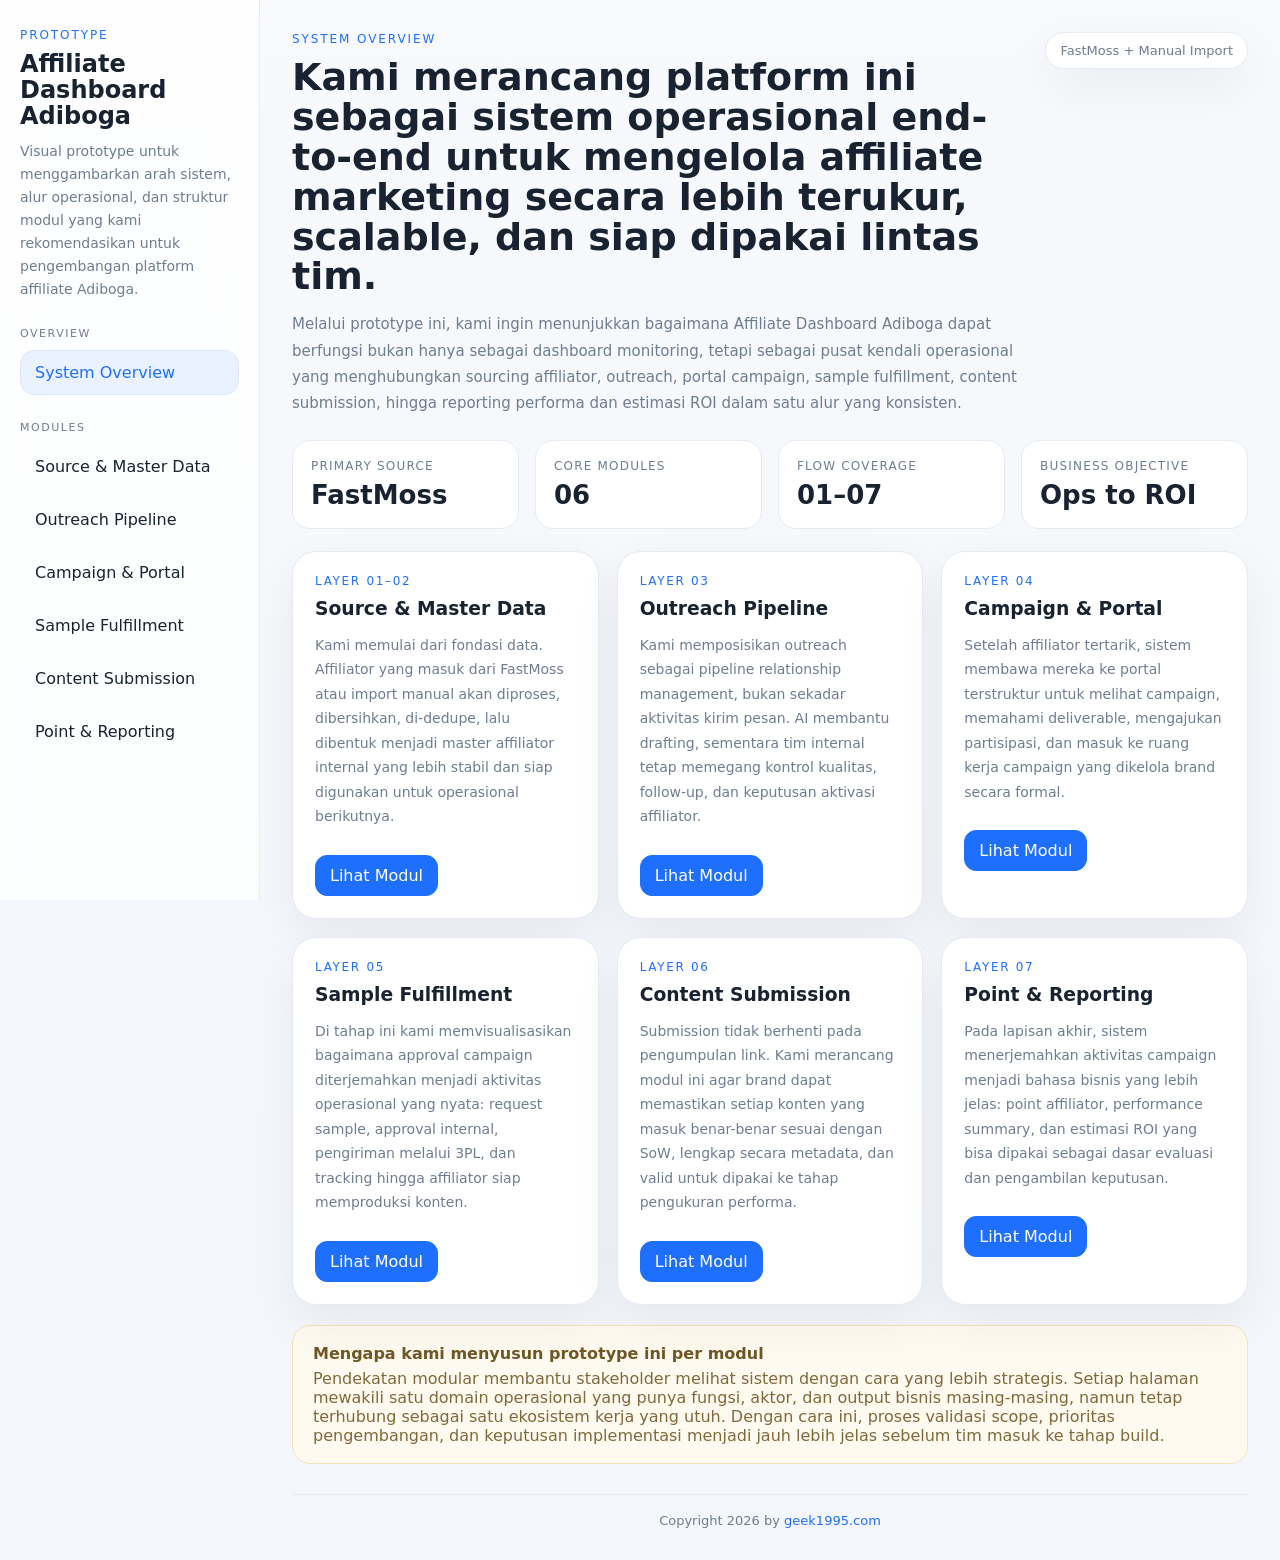
<file: index.html>
<!DOCTYPE html>
<html lang="en">
<head>
  <meta charset="UTF-8" />
  <meta name="viewport" content="width=device-width, initial-scale=1.0" />
  <title>Redirecting to Prototype...</title>
  <meta http-equiv="refresh" content="0; url=./Prototype/index.html" />
  <script>
    window.location.replace('./Prototype/index.html');
  </script>
  <style>
    body {
      margin: 0;
      font-family: Inter, Arial, sans-serif;
      display: grid;
      place-items: center;
      min-height: 100vh;
      background: #f6f8fb;
      color: #1f2937;
    }
    .box {
      text-align: center;
      padding: 24px 28px;
      border: 1px solid #dbe4f0;
      border-radius: 16px;
      background: white;
      box-shadow: 0 12px 30px rgba(15, 23, 42, 0.06);
    }
    a { color: #2563eb; text-decoration: none; }
  </style>
</head>
<body>
  <div class="box">
    <p>Redirecting to prototype...</p>
    <p><a href="./Prototype/index.html">Click here if you are not redirected.</a></p>
  </div>
</body>
</html>
</file>
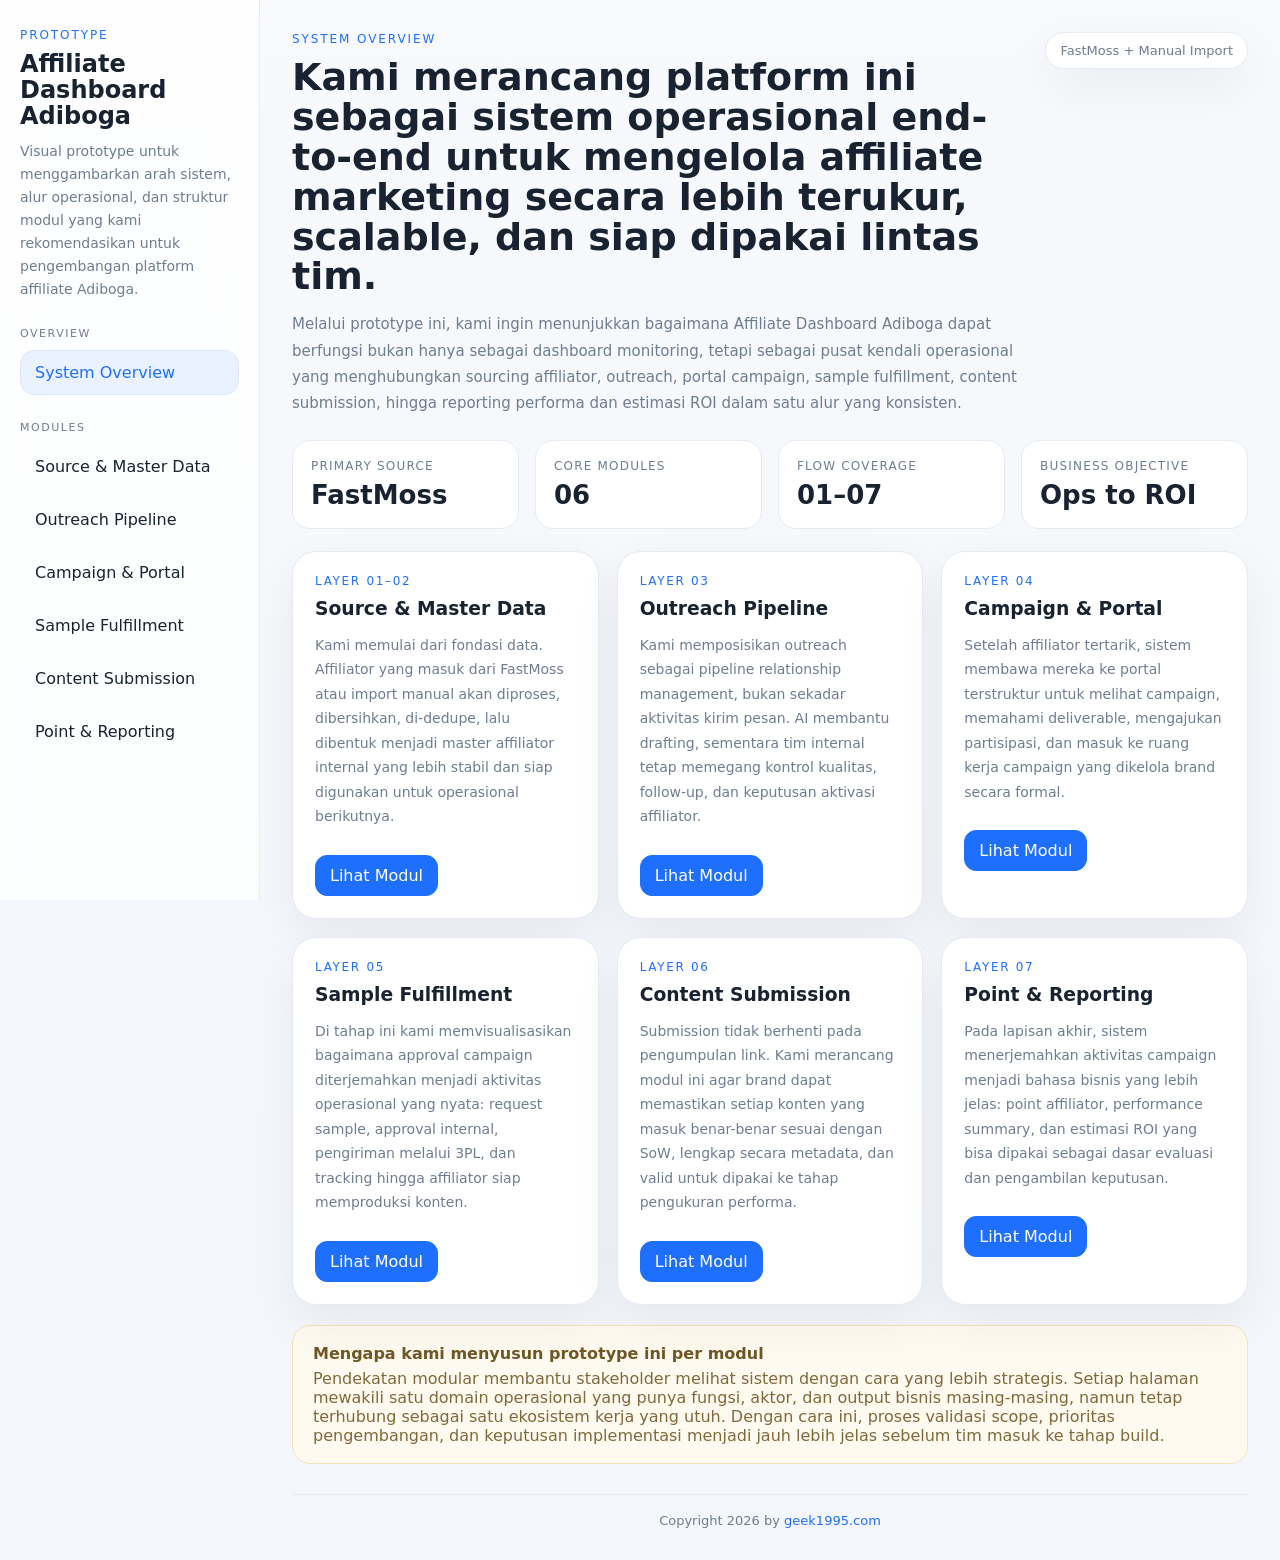
<file: Prototype/index.html>
<!DOCTYPE html>
<html lang="id">
<head>
  <meta charset="UTF-8" />
  <meta name="viewport" content="width=device-width, initial-scale=1.0" />
  <title>Affiliate Dashboard Prototype</title>
  <link rel="stylesheet" href="assets/css/styles.css" />
</head>
<body>
  <div class="app">
    <aside class="sidebar">
      <div class="brand">
        <div class="brand-kicker">Prototype</div>
        <h1>Affiliate Dashboard<br>Adiboga</h1>
        <p>Visual prototype untuk menggambarkan arah sistem, alur operasional, dan struktur modul yang kami rekomendasikan untuk pengembangan platform affiliate Adiboga.</p>
      </div>

      <div class="nav-block">
        <div class="nav-title">Overview</div>
        <a class="nav-link" data-nav href="index.html">System Overview</a>
      </div>

      <div class="nav-block">
        <div class="nav-title">Modules</div>
        <a class="nav-link" data-nav href="pages/source-master.html">Source & Master Data</a>
        <a class="nav-link" data-nav href="pages/outreach.html">Outreach Pipeline</a>
        <a class="nav-link" data-nav href="pages/campaign-portal.html">Campaign & Portal</a>
        <a class="nav-link" data-nav href="pages/fulfillment.html">Sample Fulfillment</a>
        <a class="nav-link" data-nav href="pages/submission.html">Content Submission</a>
        <a class="nav-link" data-nav href="pages/reporting.html">Point & Reporting</a>
      </div>
    </aside>

    <main class="main">
      <div class="page-header">
        <div>
          <div class="eyebrow">System overview</div>
          <h2>Kami merancang platform ini sebagai sistem operasional end-to-end untuk mengelola affiliate marketing secara lebih terukur, scalable, dan siap dipakai lintas tim.</h2>
          <p>Melalui prototype ini, kami ingin menunjukkan bagaimana Affiliate Dashboard Adiboga dapat berfungsi bukan hanya sebagai dashboard monitoring, tetapi sebagai pusat kendali operasional yang menghubungkan sourcing affiliator, outreach, portal campaign, sample fulfillment, content submission, hingga reporting performa dan estimasi ROI dalam satu alur yang konsisten.</p>
        </div>
        <div class="badge">FastMoss + Manual Import</div>
      </div>

      <div class="stat-grid">
        <div class="stat"><div class="stat-label">Primary Source</div><div class="stat-value">FastMoss</div></div>
        <div class="stat"><div class="stat-label">Core Modules</div><div class="stat-value">06</div></div>
        <div class="stat"><div class="stat-label">Flow Coverage</div><div class="stat-value">01–07</div></div>
        <div class="stat"><div class="stat-label">Business Objective</div><div class="stat-value">Ops to ROI</div></div>
      </div>

      <div class="grid-3" style="margin-top:22px;">
        <div class="card">
          <div class="kicker">Layer 01–02</div>
          <h3>Source & Master Data</h3>
          <p>Kami memulai dari fondasi data. Affiliator yang masuk dari FastMoss atau import manual akan diproses, dibersihkan, di-dedupe, lalu dibentuk menjadi master affiliator internal yang lebih stabil dan siap digunakan untuk operasional berikutnya.</p>
          <div class="footer-links"><a class="button-link primary" href="pages/source-master.html">Lihat Modul</a></div>
        </div>
        <div class="card">
          <div class="kicker">Layer 03</div>
          <h3>Outreach Pipeline</h3>
          <p>Kami memposisikan outreach sebagai pipeline relationship management, bukan sekadar aktivitas kirim pesan. AI membantu drafting, sementara tim internal tetap memegang kontrol kualitas, follow-up, dan keputusan aktivasi affiliator.</p>
          <div class="footer-links"><a class="button-link primary" href="pages/outreach.html">Lihat Modul</a></div>
        </div>
        <div class="card">
          <div class="kicker">Layer 04</div>
          <h3>Campaign & Portal</h3>
          <p>Setelah affiliator tertarik, sistem membawa mereka ke portal terstruktur untuk melihat campaign, memahami deliverable, mengajukan partisipasi, dan masuk ke ruang kerja campaign yang dikelola brand secara formal.</p>
          <div class="footer-links"><a class="button-link primary" href="pages/campaign-portal.html">Lihat Modul</a></div>
        </div>
      </div>

      <div class="grid-3" style="margin-top:18px;">
        <div class="card">
          <div class="kicker">Layer 05</div>
          <h3>Sample Fulfillment</h3>
          <p>Di tahap ini kami memvisualisasikan bagaimana approval campaign diterjemahkan menjadi aktivitas operasional yang nyata: request sample, approval internal, pengiriman melalui 3PL, dan tracking hingga affiliator siap memproduksi konten.</p>
          <div class="footer-links"><a class="button-link primary" href="pages/fulfillment.html">Lihat Modul</a></div>
        </div>
        <div class="card">
          <div class="kicker">Layer 06</div>
          <h3>Content Submission</h3>
          <p>Submission tidak berhenti pada pengumpulan link. Kami merancang modul ini agar brand dapat memastikan setiap konten yang masuk benar-benar sesuai dengan SoW, lengkap secara metadata, dan valid untuk dipakai ke tahap pengukuran performa.</p>
          <div class="footer-links"><a class="button-link primary" href="pages/submission.html">Lihat Modul</a></div>
        </div>
        <div class="card">
          <div class="kicker">Layer 07</div>
          <h3>Point & Reporting</h3>
          <p>Pada lapisan akhir, sistem menerjemahkan aktivitas campaign menjadi bahasa bisnis yang lebih jelas: point affiliator, performance summary, dan estimasi ROI yang bisa dipakai sebagai dasar evaluasi dan pengambilan keputusan.</p>
          <div class="footer-links"><a class="button-link primary" href="pages/reporting.html">Lihat Modul</a></div>
        </div>
      </div>

      <div class="callout">
        <strong>Mengapa kami menyusun prototype ini per modul</strong>
        <p>Pendekatan modular membantu stakeholder melihat sistem dengan cara yang lebih strategis. Setiap halaman mewakili satu domain operasional yang punya fungsi, aktor, dan output bisnis masing-masing, namun tetap terhubung sebagai satu ekosistem kerja yang utuh. Dengan cara ini, proses validasi scope, prioritas pengembangan, dan keputusan implementasi menjadi jauh lebih jelas sebelum tim masuk ke tahap build.</p>
      </div>
          <footer class="site-footer">
        Copyright 2026 by <a href="https://geek1995.com" target="_blank" rel="noopener noreferrer">geek1995.com</a>
      </footer>
    </main>
  </div>
  <script src="assets/js/app.js"></script>
</body>
</html>
</file>
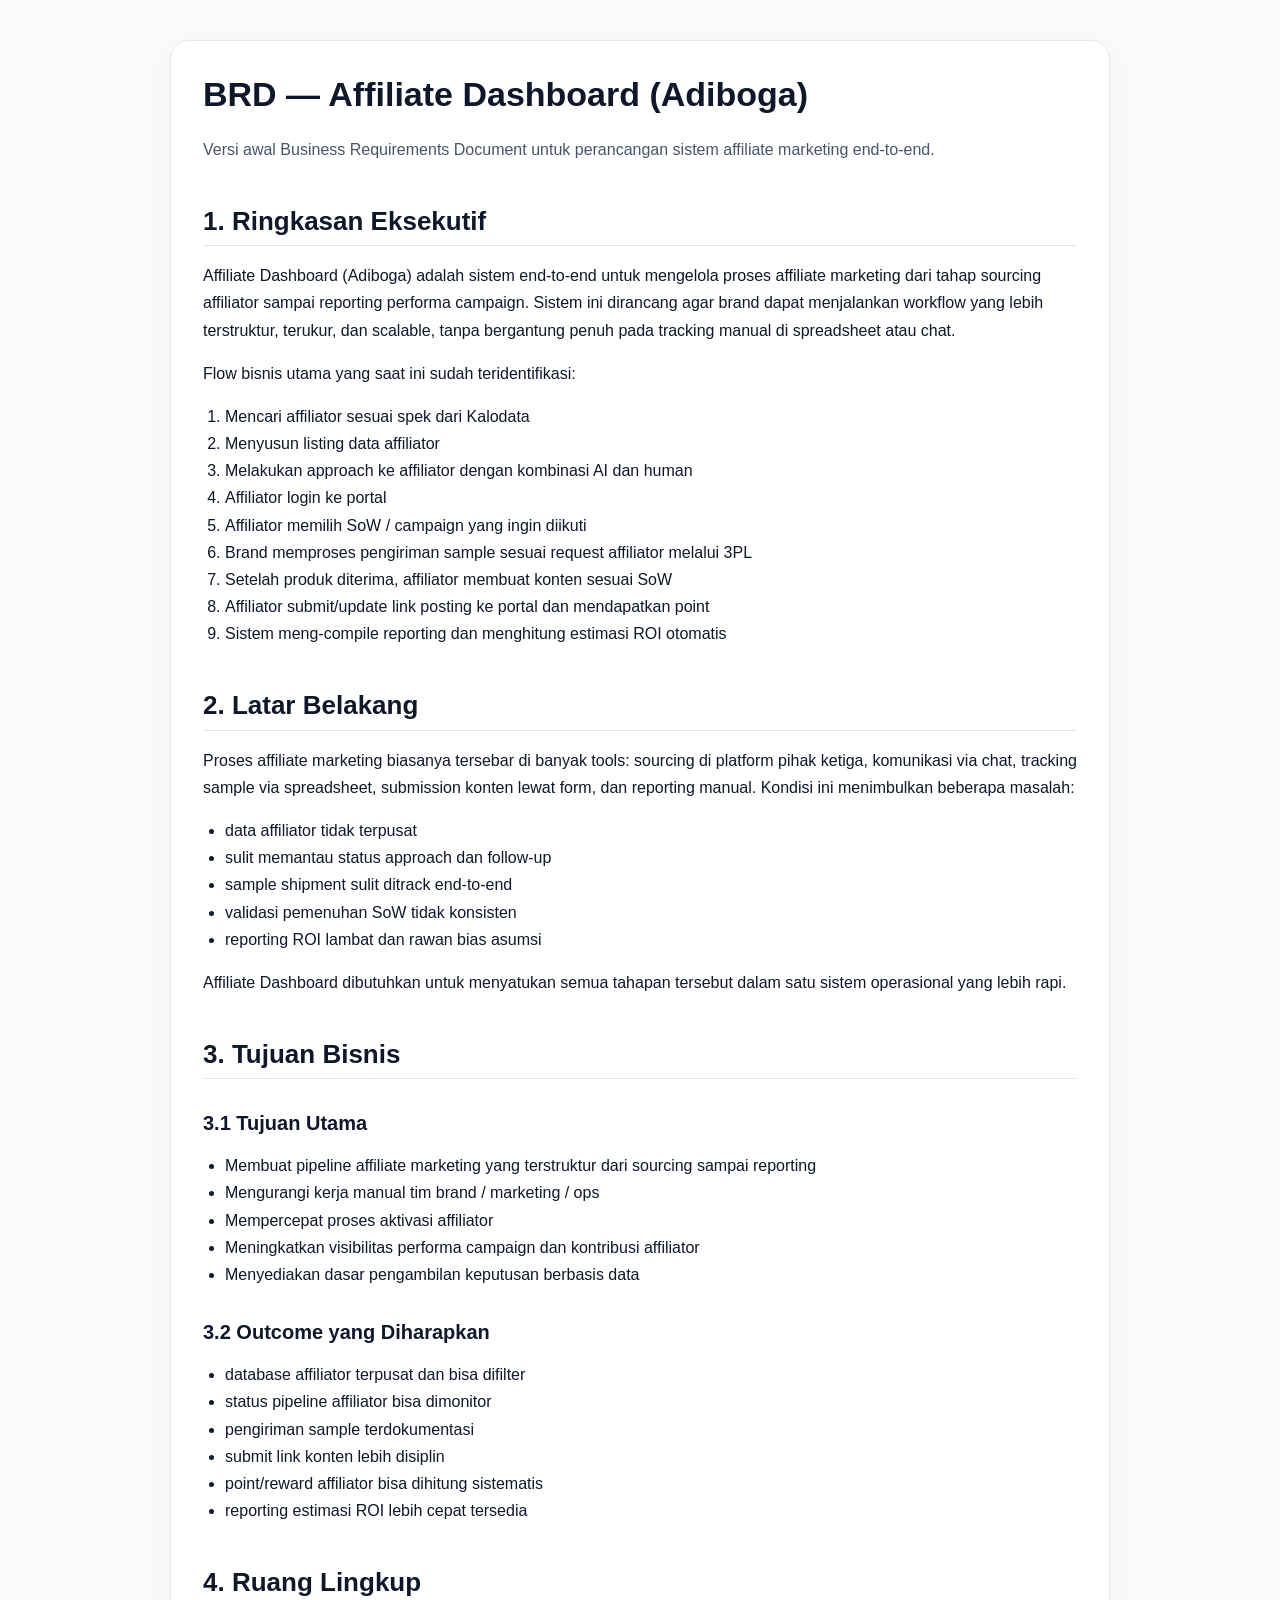
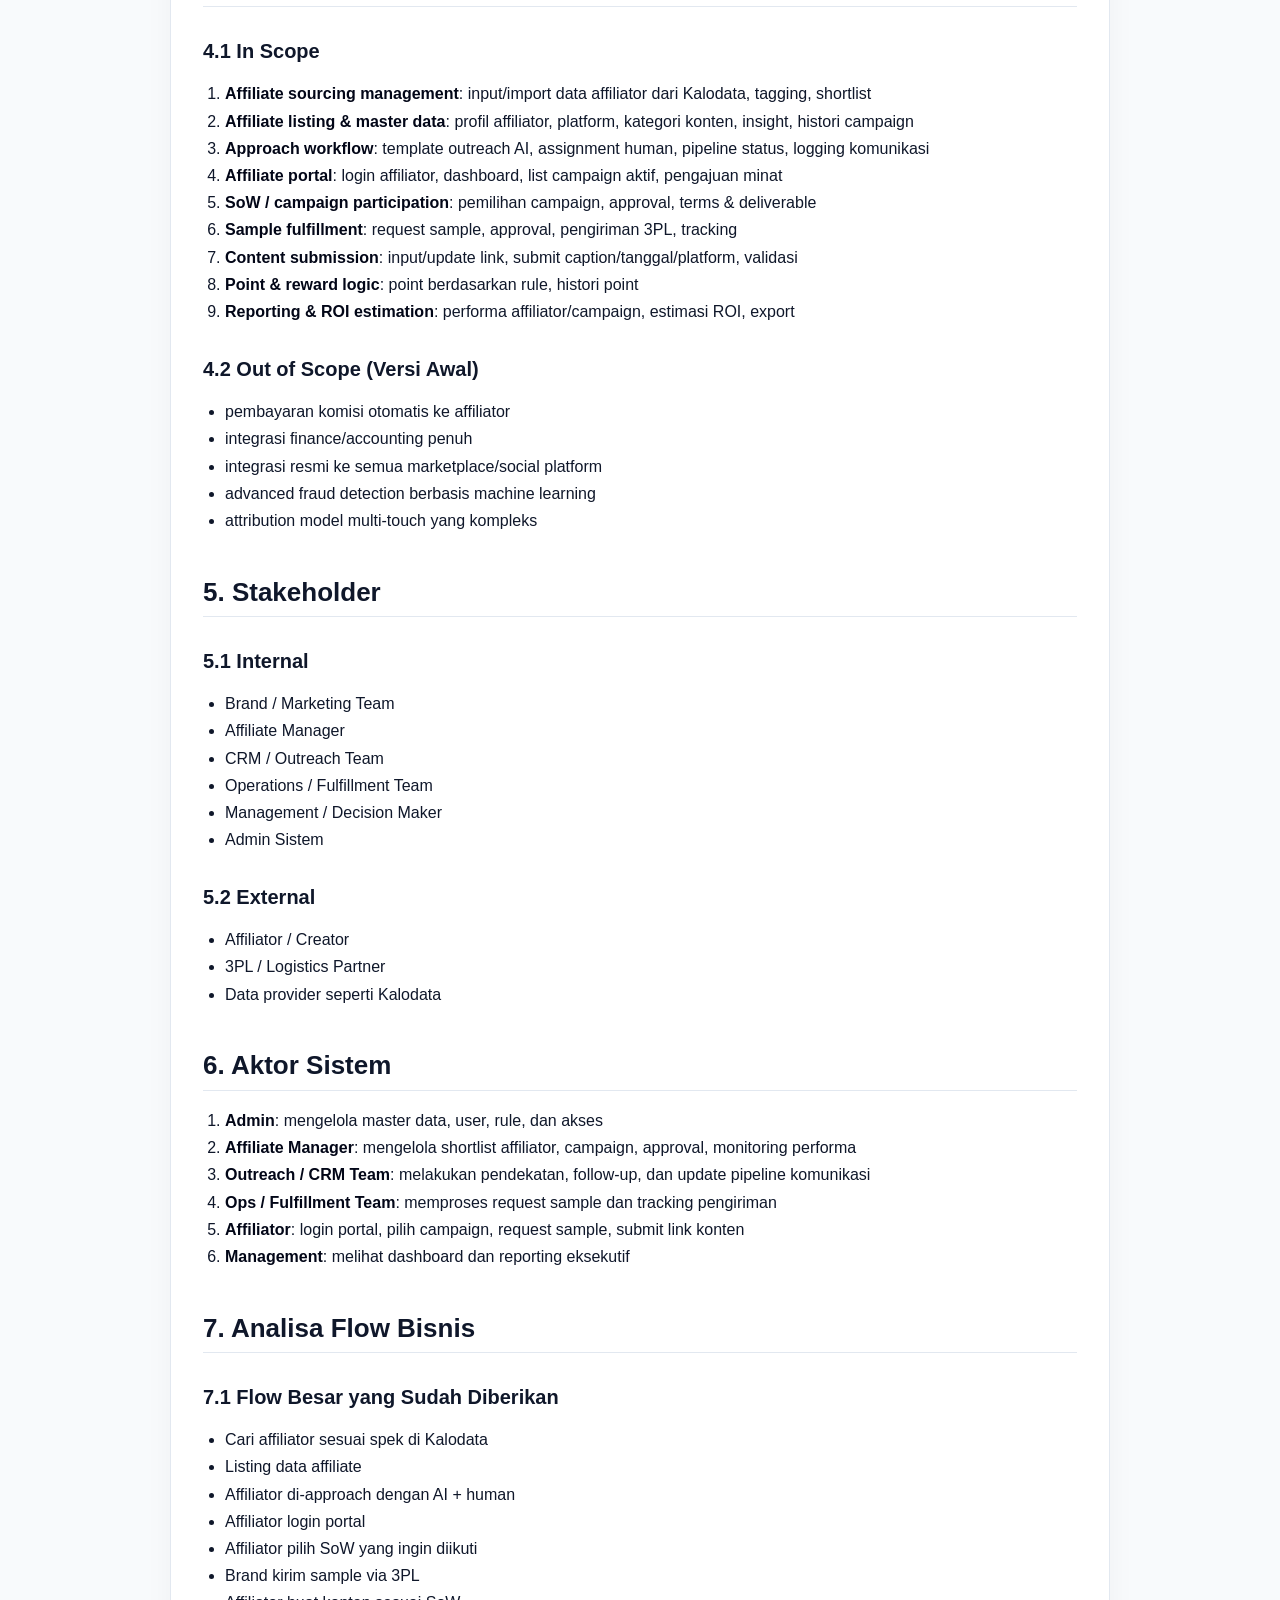
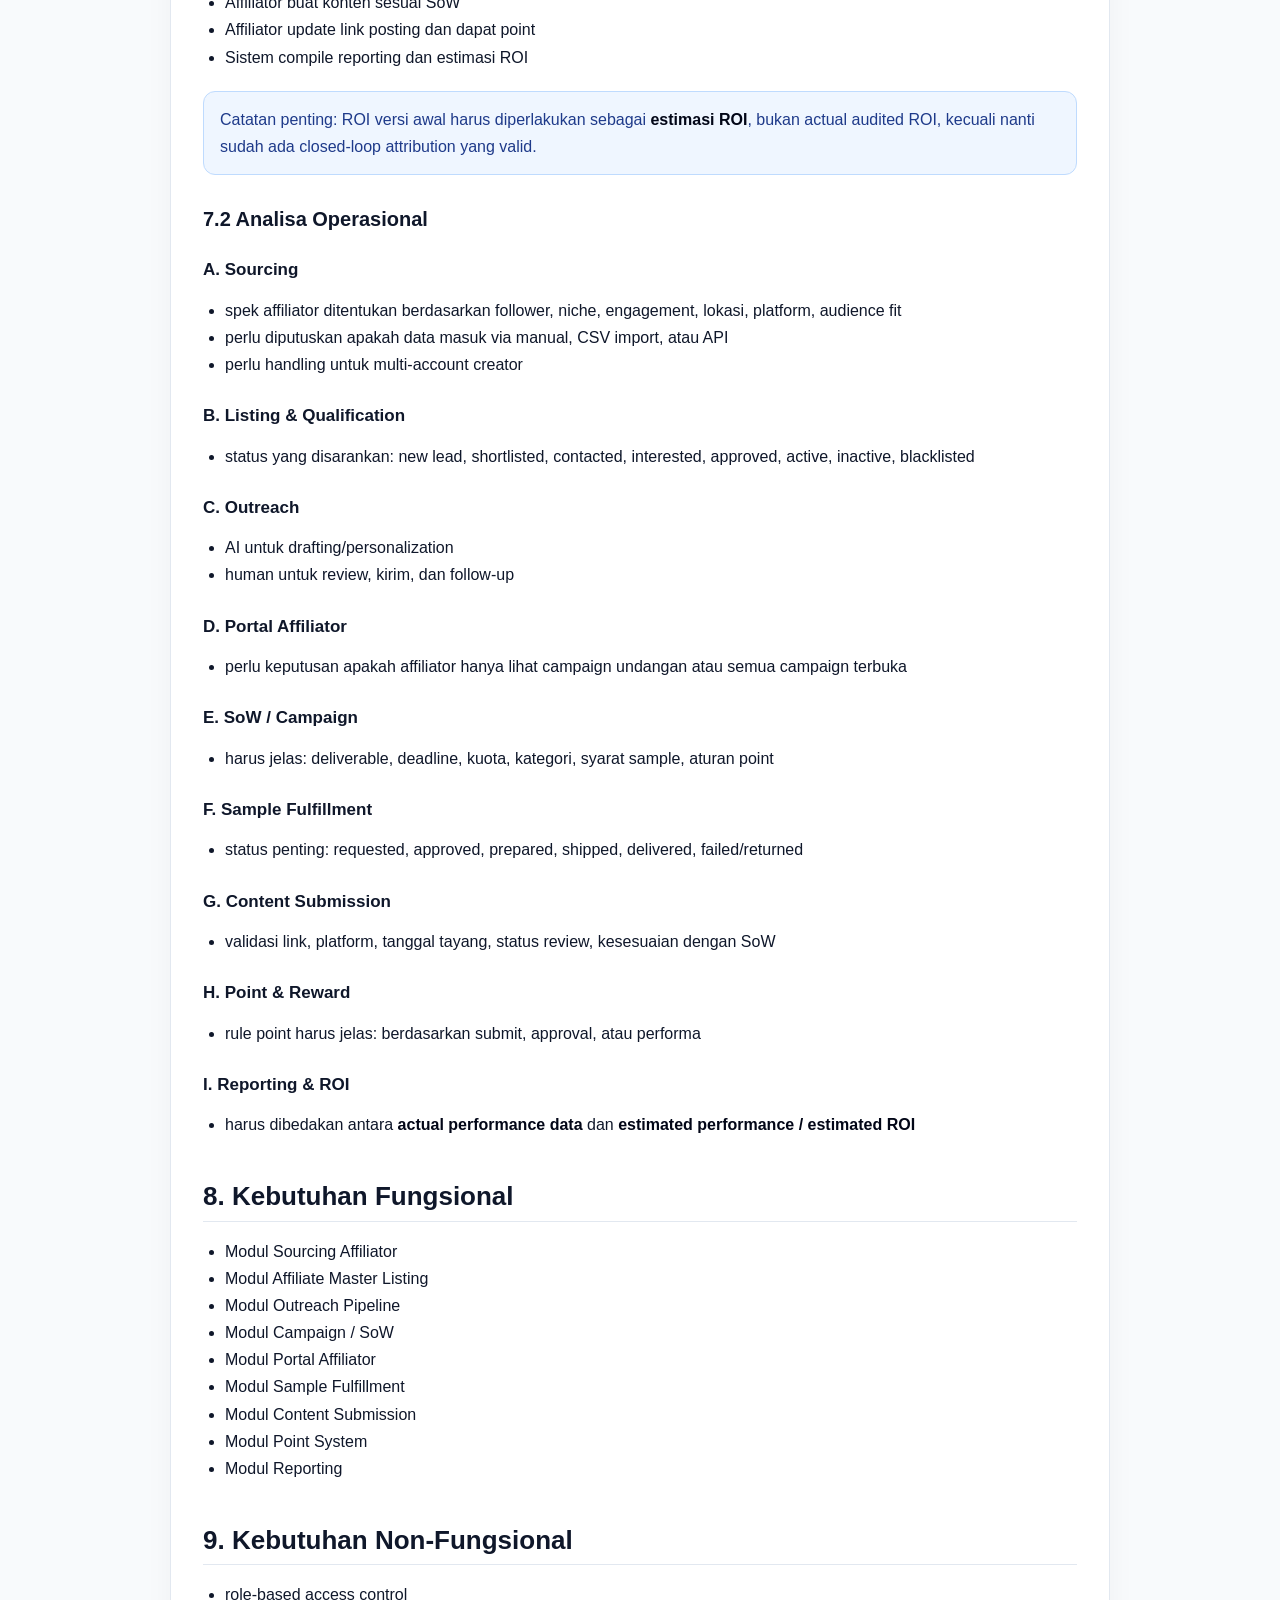
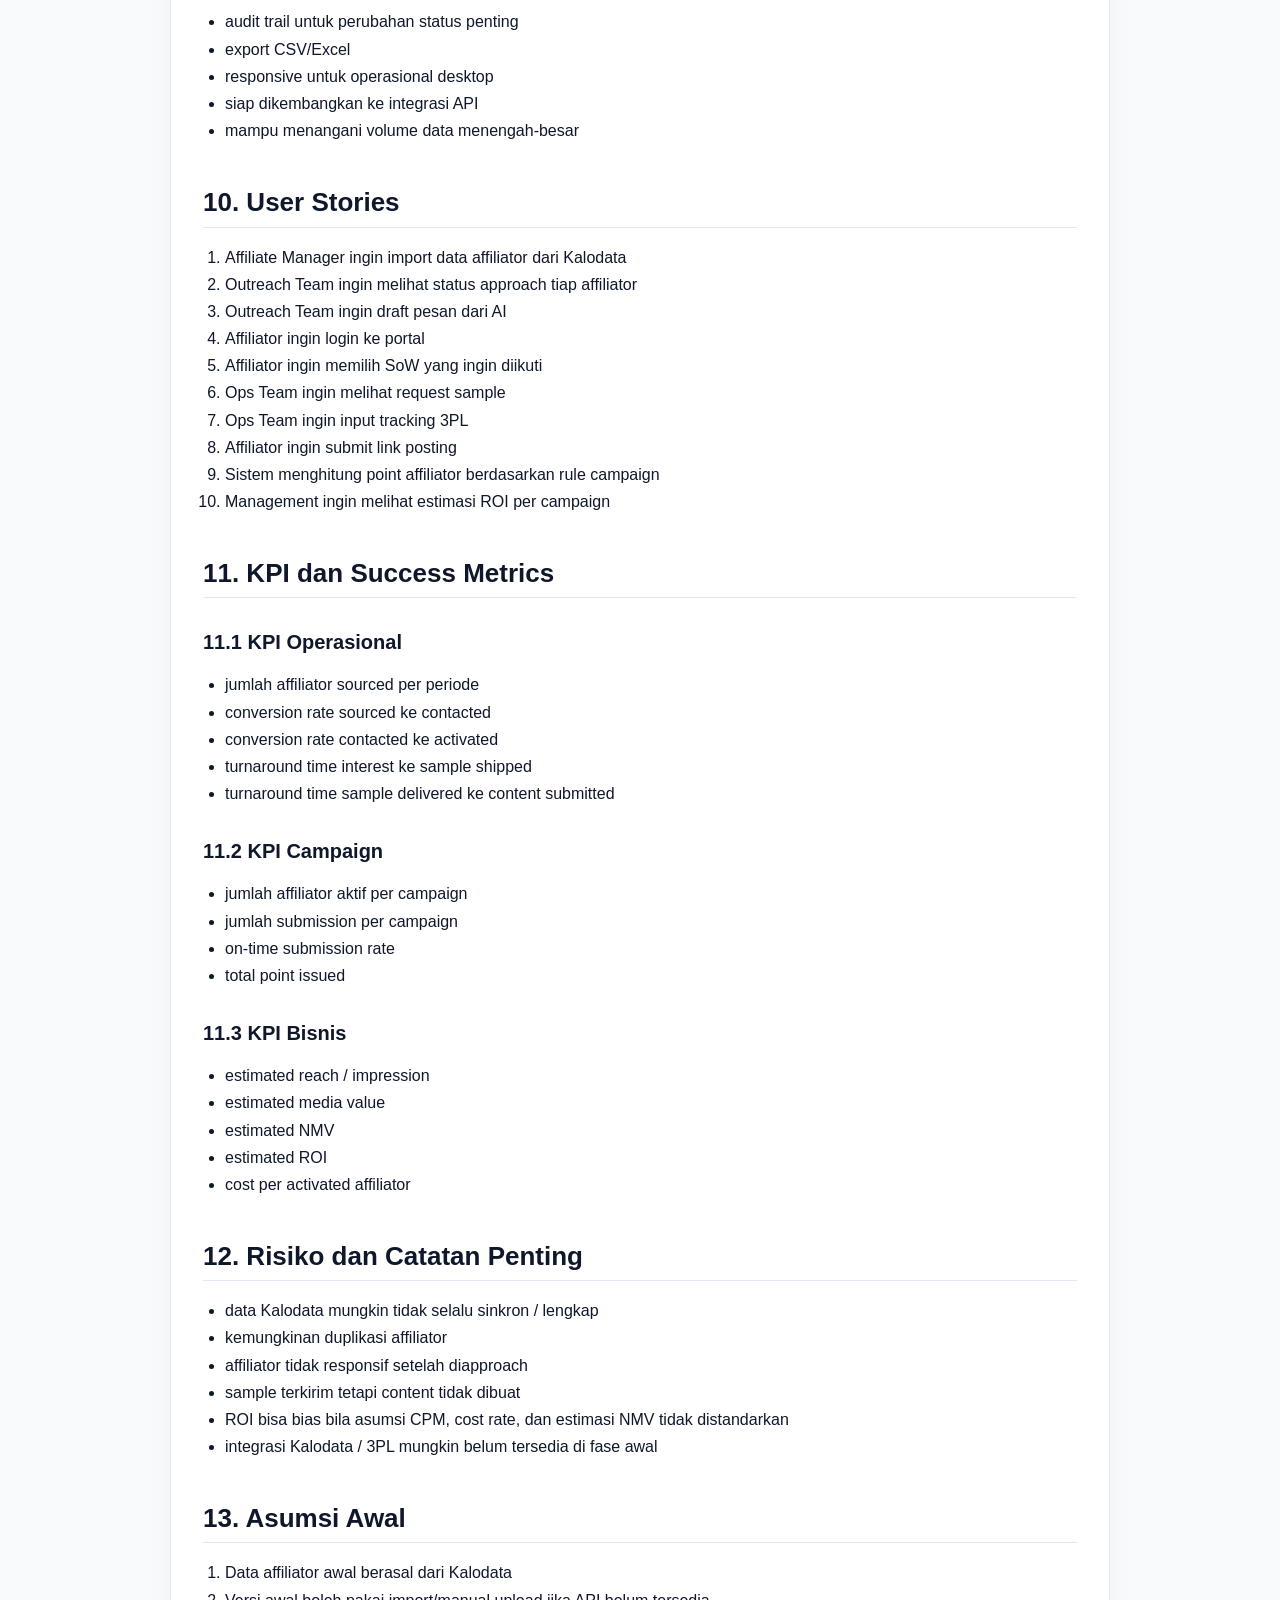
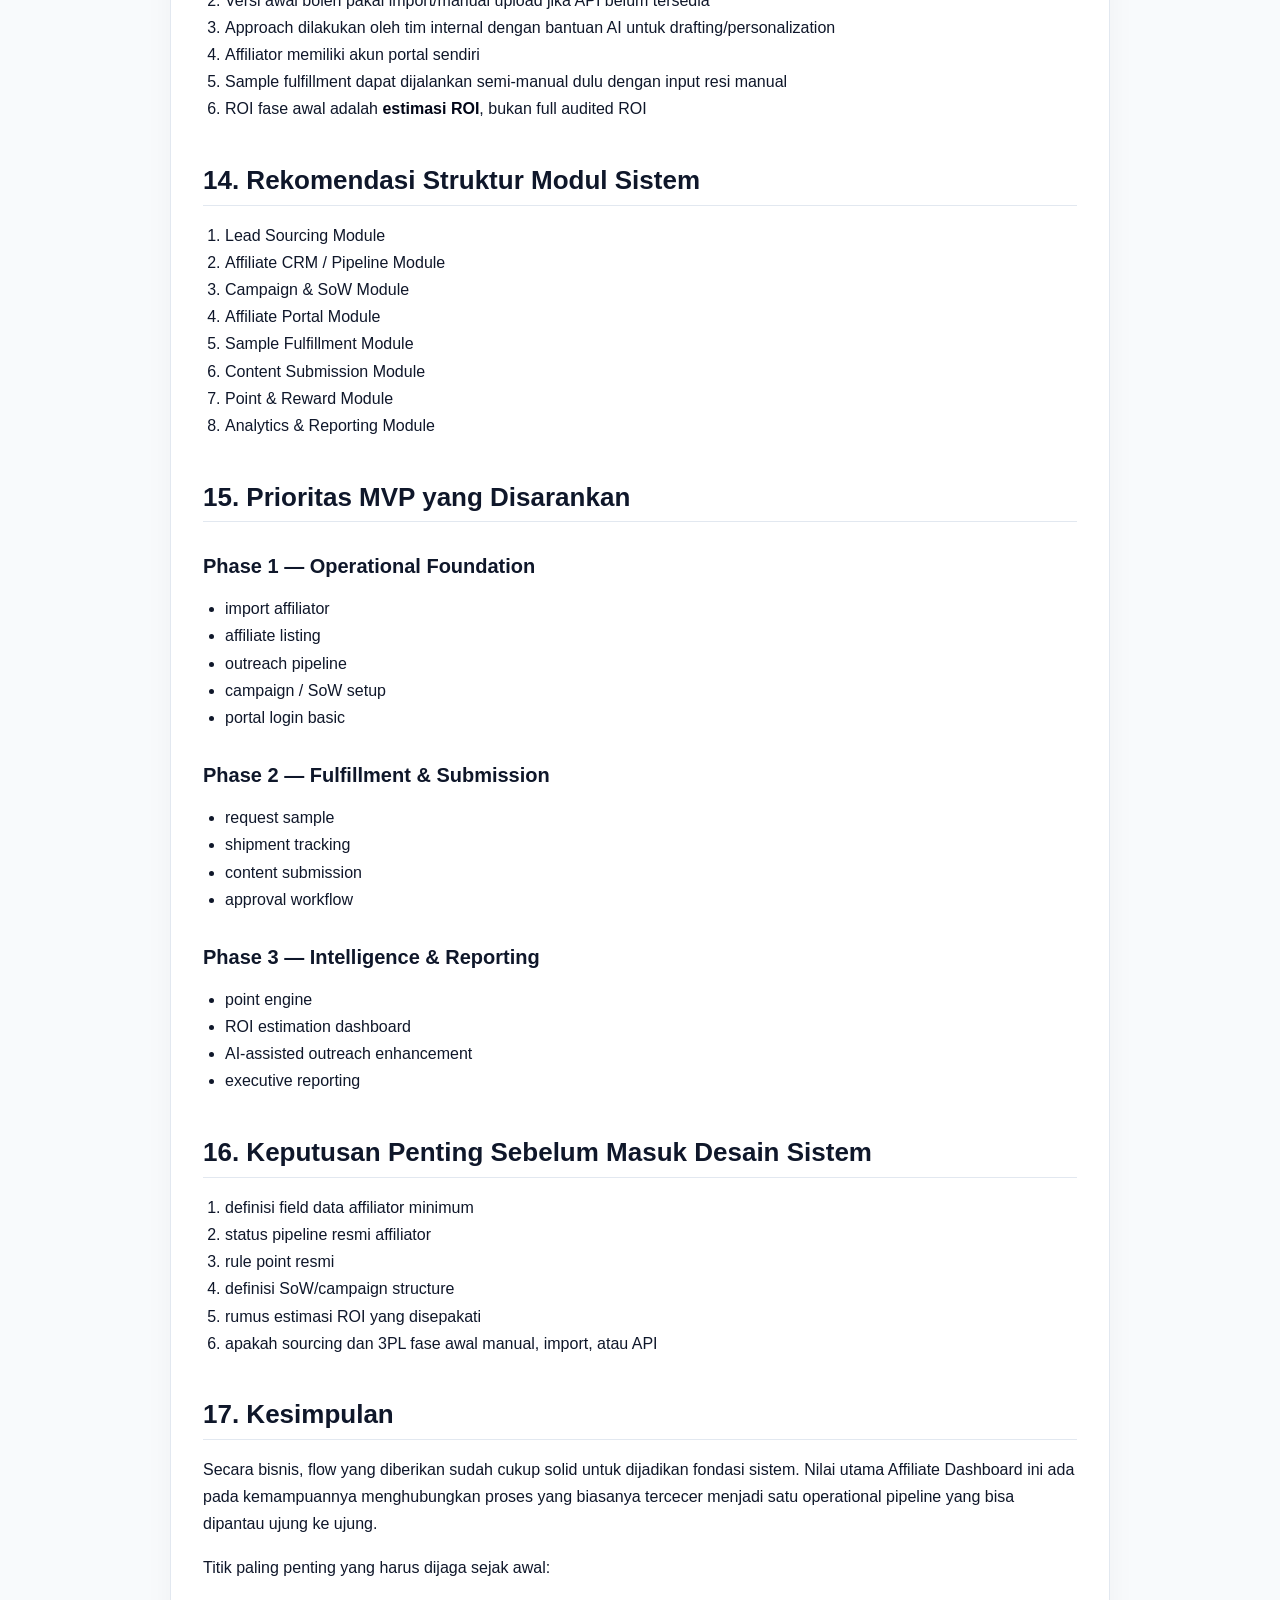
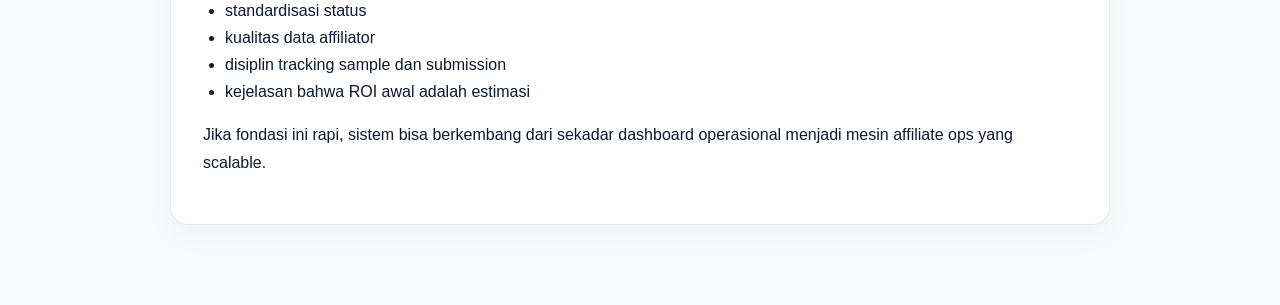
<file: BRD/BRD-Affiliate-Dashboard-Adiboga.html>
<!DOCTYPE html>
<html lang="id">
<head>
  <meta charset="UTF-8" />
  <meta name="viewport" content="width=device-width, initial-scale=1.0" />
  <title>BRD - Affiliate Dashboard (Adiboga)</title>
  <style>
    :root {
      --bg: #f8fafc;
      --card: #ffffff;
      --text: #0f172a;
      --muted: #475569;
      --line: #e2e8f0;
      --accent: #2563eb;
    }
    * { box-sizing: border-box; }
    body {
      margin: 0;
      font-family: Inter, Arial, sans-serif;
      background: var(--bg);
      color: var(--text);
      line-height: 1.7;
    }
    .wrap {
      max-width: 980px;
      margin: 0 auto;
      padding: 40px 20px 80px;
    }
    .card {
      background: var(--card);
      border: 1px solid var(--line);
      border-radius: 18px;
      padding: 32px;
      box-shadow: 0 10px 30px rgba(15, 23, 42, 0.04);
    }
    h1, h2, h3, h4 {
      line-height: 1.25;
      margin-top: 1.6em;
      margin-bottom: 0.6em;
    }
    h1 { margin-top: 0; font-size: 34px; }
    h2 { font-size: 26px; border-bottom: 1px solid var(--line); padding-bottom: 8px; }
    h3 { font-size: 20px; }
    h4 { font-size: 17px; }
    p, li { color: var(--text); }
    ul, ol { padding-left: 22px; }
    .meta {
      color: var(--muted);
      margin-bottom: 24px;
    }
    .note {
      background: #eff6ff;
      border: 1px solid #bfdbfe;
      color: #1e3a8a;
      padding: 14px 16px;
      border-radius: 12px;
      margin: 20px 0;
    }
    strong { color: #020617; }
    code {
      background: #f1f5f9;
      padding: 2px 6px;
      border-radius: 6px;
      font-size: 0.95em;
    }
  </style>
</head>
<body>
  <div class="wrap">
    <div class="card">
      <h1>BRD — Affiliate Dashboard (Adiboga)</h1>
      <p class="meta">Versi awal Business Requirements Document untuk perancangan sistem affiliate marketing end-to-end.</p>

      <h2>1. Ringkasan Eksekutif</h2>
      <p>Affiliate Dashboard (Adiboga) adalah sistem end-to-end untuk mengelola proses affiliate marketing dari tahap sourcing affiliator sampai reporting performa campaign. Sistem ini dirancang agar brand dapat menjalankan workflow yang lebih terstruktur, terukur, dan scalable, tanpa bergantung penuh pada tracking manual di spreadsheet atau chat.</p>
      <p>Flow bisnis utama yang saat ini sudah teridentifikasi:</p>
      <ol>
        <li>Mencari affiliator sesuai spek dari Kalodata</li>
        <li>Menyusun listing data affiliator</li>
        <li>Melakukan approach ke affiliator dengan kombinasi AI dan human</li>
        <li>Affiliator login ke portal</li>
        <li>Affiliator memilih SoW / campaign yang ingin diikuti</li>
        <li>Brand memproses pengiriman sample sesuai request affiliator melalui 3PL</li>
        <li>Setelah produk diterima, affiliator membuat konten sesuai SoW</li>
        <li>Affiliator submit/update link posting ke portal dan mendapatkan point</li>
        <li>Sistem meng-compile reporting dan menghitung estimasi ROI otomatis</li>
      </ol>

      <h2>2. Latar Belakang</h2>
      <p>Proses affiliate marketing biasanya tersebar di banyak tools: sourcing di platform pihak ketiga, komunikasi via chat, tracking sample via spreadsheet, submission konten lewat form, dan reporting manual. Kondisi ini menimbulkan beberapa masalah:</p>
      <ul>
        <li>data affiliator tidak terpusat</li>
        <li>sulit memantau status approach dan follow-up</li>
        <li>sample shipment sulit ditrack end-to-end</li>
        <li>validasi pemenuhan SoW tidak konsisten</li>
        <li>reporting ROI lambat dan rawan bias asumsi</li>
      </ul>
      <p>Affiliate Dashboard dibutuhkan untuk menyatukan semua tahapan tersebut dalam satu sistem operasional yang lebih rapi.</p>

      <h2>3. Tujuan Bisnis</h2>
      <h3>3.1 Tujuan Utama</h3>
      <ul>
        <li>Membuat pipeline affiliate marketing yang terstruktur dari sourcing sampai reporting</li>
        <li>Mengurangi kerja manual tim brand / marketing / ops</li>
        <li>Mempercepat proses aktivasi affiliator</li>
        <li>Meningkatkan visibilitas performa campaign dan kontribusi affiliator</li>
        <li>Menyediakan dasar pengambilan keputusan berbasis data</li>
      </ul>
      <h3>3.2 Outcome yang Diharapkan</h3>
      <ul>
        <li>database affiliator terpusat dan bisa difilter</li>
        <li>status pipeline affiliator bisa dimonitor</li>
        <li>pengiriman sample terdokumentasi</li>
        <li>submit link konten lebih disiplin</li>
        <li>point/reward affiliator bisa dihitung sistematis</li>
        <li>reporting estimasi ROI lebih cepat tersedia</li>
      </ul>

      <h2>4. Ruang Lingkup</h2>
      <h3>4.1 In Scope</h3>
      <ol>
        <li><strong>Affiliate sourcing management</strong>: input/import data affiliator dari Kalodata, tagging, shortlist</li>
        <li><strong>Affiliate listing & master data</strong>: profil affiliator, platform, kategori konten, insight, histori campaign</li>
        <li><strong>Approach workflow</strong>: template outreach AI, assignment human, pipeline status, logging komunikasi</li>
        <li><strong>Affiliate portal</strong>: login affiliator, dashboard, list campaign aktif, pengajuan minat</li>
        <li><strong>SoW / campaign participation</strong>: pemilihan campaign, approval, terms & deliverable</li>
        <li><strong>Sample fulfillment</strong>: request sample, approval, pengiriman 3PL, tracking</li>
        <li><strong>Content submission</strong>: input/update link, submit caption/tanggal/platform, validasi</li>
        <li><strong>Point & reward logic</strong>: point berdasarkan rule, histori point</li>
        <li><strong>Reporting & ROI estimation</strong>: performa affiliator/campaign, estimasi ROI, export</li>
      </ol>
      <h3>4.2 Out of Scope (Versi Awal)</h3>
      <ul>
        <li>pembayaran komisi otomatis ke affiliator</li>
        <li>integrasi finance/accounting penuh</li>
        <li>integrasi resmi ke semua marketplace/social platform</li>
        <li>advanced fraud detection berbasis machine learning</li>
        <li>attribution model multi-touch yang kompleks</li>
      </ul>

      <h2>5. Stakeholder</h2>
      <h3>5.1 Internal</h3>
      <ul>
        <li>Brand / Marketing Team</li>
        <li>Affiliate Manager</li>
        <li>CRM / Outreach Team</li>
        <li>Operations / Fulfillment Team</li>
        <li>Management / Decision Maker</li>
        <li>Admin Sistem</li>
      </ul>
      <h3>5.2 External</h3>
      <ul>
        <li>Affiliator / Creator</li>
        <li>3PL / Logistics Partner</li>
        <li>Data provider seperti Kalodata</li>
      </ul>

      <h2>6. Aktor Sistem</h2>
      <ol>
        <li><strong>Admin</strong>: mengelola master data, user, rule, dan akses</li>
        <li><strong>Affiliate Manager</strong>: mengelola shortlist affiliator, campaign, approval, monitoring performa</li>
        <li><strong>Outreach / CRM Team</strong>: melakukan pendekatan, follow-up, dan update pipeline komunikasi</li>
        <li><strong>Ops / Fulfillment Team</strong>: memproses request sample dan tracking pengiriman</li>
        <li><strong>Affiliator</strong>: login portal, pilih campaign, request sample, submit link konten</li>
        <li><strong>Management</strong>: melihat dashboard dan reporting eksekutif</li>
      </ol>

      <h2>7. Analisa Flow Bisnis</h2>
      <h3>7.1 Flow Besar yang Sudah Diberikan</h3>
      <ul>
        <li>Cari affiliator sesuai spek di Kalodata</li>
        <li>Listing data affiliate</li>
        <li>Affiliator di-approach dengan AI + human</li>
        <li>Affiliator login portal</li>
        <li>Affiliator pilih SoW yang ingin diikuti</li>
        <li>Brand kirim sample via 3PL</li>
        <li>Affiliator buat konten sesuai SoW</li>
        <li>Affiliator update link posting dan dapat point</li>
        <li>Sistem compile reporting dan estimasi ROI</li>
      </ul>
      <div class="note">Catatan penting: ROI versi awal harus diperlakukan sebagai <strong>estimasi ROI</strong>, bukan actual audited ROI, kecuali nanti sudah ada closed-loop attribution yang valid.</div>
      <h3>7.2 Analisa Operasional</h3>
      <h4>A. Sourcing</h4>
      <ul>
        <li>spek affiliator ditentukan berdasarkan follower, niche, engagement, lokasi, platform, audience fit</li>
        <li>perlu diputuskan apakah data masuk via manual, CSV import, atau API</li>
        <li>perlu handling untuk multi-account creator</li>
      </ul>
      <h4>B. Listing & Qualification</h4>
      <ul>
        <li>status yang disarankan: new lead, shortlisted, contacted, interested, approved, active, inactive, blacklisted</li>
      </ul>
      <h4>C. Outreach</h4>
      <ul>
        <li>AI untuk drafting/personalization</li>
        <li>human untuk review, kirim, dan follow-up</li>
      </ul>
      <h4>D. Portal Affiliator</h4>
      <ul>
        <li>perlu keputusan apakah affiliator hanya lihat campaign undangan atau semua campaign terbuka</li>
      </ul>
      <h4>E. SoW / Campaign</h4>
      <ul>
        <li>harus jelas: deliverable, deadline, kuota, kategori, syarat sample, aturan point</li>
      </ul>
      <h4>F. Sample Fulfillment</h4>
      <ul>
        <li>status penting: requested, approved, prepared, shipped, delivered, failed/returned</li>
      </ul>
      <h4>G. Content Submission</h4>
      <ul>
        <li>validasi link, platform, tanggal tayang, status review, kesesuaian dengan SoW</li>
      </ul>
      <h4>H. Point & Reward</h4>
      <ul>
        <li>rule point harus jelas: berdasarkan submit, approval, atau performa</li>
      </ul>
      <h4>I. Reporting & ROI</h4>
      <ul>
        <li>harus dibedakan antara <strong>actual performance data</strong> dan <strong>estimated performance / estimated ROI</strong></li>
      </ul>

      <h2>8. Kebutuhan Fungsional</h2>
      <ul>
        <li>Modul Sourcing Affiliator</li>
        <li>Modul Affiliate Master Listing</li>
        <li>Modul Outreach Pipeline</li>
        <li>Modul Campaign / SoW</li>
        <li>Modul Portal Affiliator</li>
        <li>Modul Sample Fulfillment</li>
        <li>Modul Content Submission</li>
        <li>Modul Point System</li>
        <li>Modul Reporting</li>
      </ul>

      <h2>9. Kebutuhan Non-Fungsional</h2>
      <ul>
        <li>role-based access control</li>
        <li>audit trail untuk perubahan status penting</li>
        <li>export CSV/Excel</li>
        <li>responsive untuk operasional desktop</li>
        <li>siap dikembangkan ke integrasi API</li>
        <li>mampu menangani volume data menengah-besar</li>
      </ul>

      <h2>10. User Stories</h2>
      <ol>
        <li>Affiliate Manager ingin import data affiliator dari Kalodata</li>
        <li>Outreach Team ingin melihat status approach tiap affiliator</li>
        <li>Outreach Team ingin draft pesan dari AI</li>
        <li>Affiliator ingin login ke portal</li>
        <li>Affiliator ingin memilih SoW yang ingin diikuti</li>
        <li>Ops Team ingin melihat request sample</li>
        <li>Ops Team ingin input tracking 3PL</li>
        <li>Affiliator ingin submit link posting</li>
        <li>Sistem menghitung point affiliator berdasarkan rule campaign</li>
        <li>Management ingin melihat estimasi ROI per campaign</li>
      </ol>

      <h2>11. KPI dan Success Metrics</h2>
      <h3>11.1 KPI Operasional</h3>
      <ul>
        <li>jumlah affiliator sourced per periode</li>
        <li>conversion rate sourced ke contacted</li>
        <li>conversion rate contacted ke activated</li>
        <li>turnaround time interest ke sample shipped</li>
        <li>turnaround time sample delivered ke content submitted</li>
      </ul>
      <h3>11.2 KPI Campaign</h3>
      <ul>
        <li>jumlah affiliator aktif per campaign</li>
        <li>jumlah submission per campaign</li>
        <li>on-time submission rate</li>
        <li>total point issued</li>
      </ul>
      <h3>11.3 KPI Bisnis</h3>
      <ul>
        <li>estimated reach / impression</li>
        <li>estimated media value</li>
        <li>estimated NMV</li>
        <li>estimated ROI</li>
        <li>cost per activated affiliator</li>
      </ul>

      <h2>12. Risiko dan Catatan Penting</h2>
      <ul>
        <li>data Kalodata mungkin tidak selalu sinkron / lengkap</li>
        <li>kemungkinan duplikasi affiliator</li>
        <li>affiliator tidak responsif setelah diapproach</li>
        <li>sample terkirim tetapi content tidak dibuat</li>
        <li>ROI bisa bias bila asumsi CPM, cost rate, dan estimasi NMV tidak distandarkan</li>
        <li>integrasi Kalodata / 3PL mungkin belum tersedia di fase awal</li>
      </ul>

      <h2>13. Asumsi Awal</h2>
      <ol>
        <li>Data affiliator awal berasal dari Kalodata</li>
        <li>Versi awal boleh pakai import/manual upload jika API belum tersedia</li>
        <li>Approach dilakukan oleh tim internal dengan bantuan AI untuk drafting/personalization</li>
        <li>Affiliator memiliki akun portal sendiri</li>
        <li>Sample fulfillment dapat dijalankan semi-manual dulu dengan input resi manual</li>
        <li>ROI fase awal adalah <strong>estimasi ROI</strong>, bukan full audited ROI</li>
      </ol>

      <h2>14. Rekomendasi Struktur Modul Sistem</h2>
      <ol>
        <li>Lead Sourcing Module</li>
        <li>Affiliate CRM / Pipeline Module</li>
        <li>Campaign & SoW Module</li>
        <li>Affiliate Portal Module</li>
        <li>Sample Fulfillment Module</li>
        <li>Content Submission Module</li>
        <li>Point & Reward Module</li>
        <li>Analytics & Reporting Module</li>
      </ol>

      <h2>15. Prioritas MVP yang Disarankan</h2>
      <h3>Phase 1 — Operational Foundation</h3>
      <ul>
        <li>import affiliator</li>
        <li>affiliate listing</li>
        <li>outreach pipeline</li>
        <li>campaign / SoW setup</li>
        <li>portal login basic</li>
      </ul>
      <h3>Phase 2 — Fulfillment & Submission</h3>
      <ul>
        <li>request sample</li>
        <li>shipment tracking</li>
        <li>content submission</li>
        <li>approval workflow</li>
      </ul>
      <h3>Phase 3 — Intelligence & Reporting</h3>
      <ul>
        <li>point engine</li>
        <li>ROI estimation dashboard</li>
        <li>AI-assisted outreach enhancement</li>
        <li>executive reporting</li>
      </ul>

      <h2>16. Keputusan Penting Sebelum Masuk Desain Sistem</h2>
      <ol>
        <li>definisi field data affiliator minimum</li>
        <li>status pipeline resmi affiliator</li>
        <li>rule point resmi</li>
        <li>definisi SoW/campaign structure</li>
        <li>rumus estimasi ROI yang disepakati</li>
        <li>apakah sourcing dan 3PL fase awal manual, import, atau API</li>
      </ol>

      <h2>17. Kesimpulan</h2>
      <p>Secara bisnis, flow yang diberikan sudah cukup solid untuk dijadikan fondasi sistem. Nilai utama Affiliate Dashboard ini ada pada kemampuannya menghubungkan proses yang biasanya tercecer menjadi satu operational pipeline yang bisa dipantau ujung ke ujung.</p>
      <p>Titik paling penting yang harus dijaga sejak awal:</p>
      <ul>
        <li>standardisasi status</li>
        <li>kualitas data affiliator</li>
        <li>disiplin tracking sample dan submission</li>
        <li>kejelasan bahwa ROI awal adalah estimasi</li>
      </ul>
      <p>Jika fondasi ini rapi, sistem bisa berkembang dari sekadar dashboard operasional menjadi mesin affiliate ops yang scalable.</p>
    </div>
  </div>
</body>
</html>
</file>
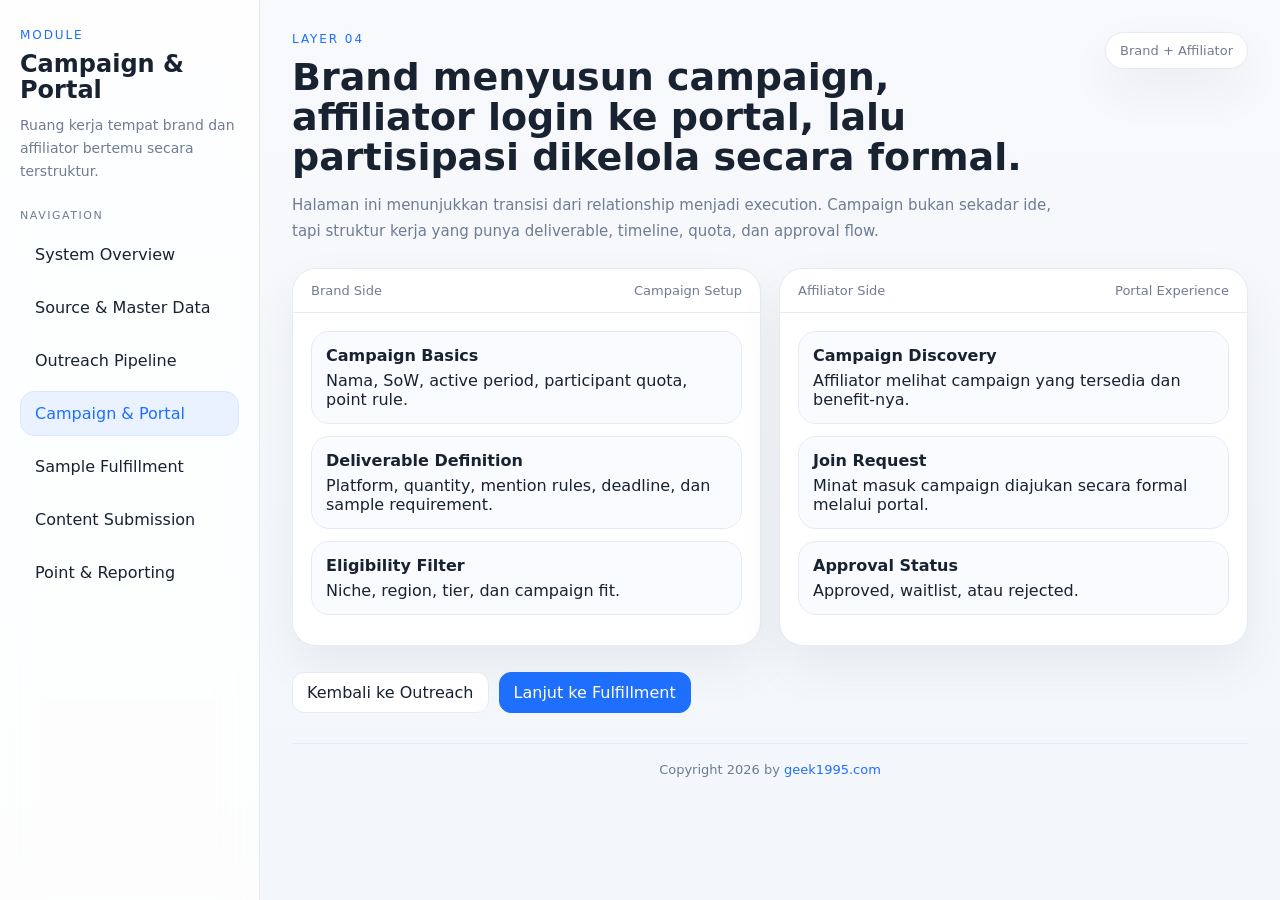
<file: Prototype/pages/campaign-portal.html>
<!DOCTYPE html>
<html lang="id">
<head>
  <meta charset="UTF-8" />
  <meta name="viewport" content="width=device-width, initial-scale=1.0" />
  <title>Campaign & Portal</title>
  <link rel="stylesheet" href="../assets/css/styles.css" />
</head>
<body>
  <div class="app">
    <aside class="sidebar">
      <div class="brand"><div class="brand-kicker">Module</div><h1>Campaign &<br>Portal</h1><p>Ruang kerja tempat brand dan affiliator bertemu secara terstruktur.</p></div>
      <div class="nav-block"><div class="nav-title">Navigation</div><a class="nav-link" data-nav href="../index.html">System Overview</a><a class="nav-link" data-nav href="source-master.html">Source & Master Data</a><a class="nav-link" data-nav href="outreach.html">Outreach Pipeline</a><a class="nav-link" data-nav href="campaign-portal.html">Campaign & Portal</a><a class="nav-link" data-nav href="fulfillment.html">Sample Fulfillment</a><a class="nav-link" data-nav href="submission.html">Content Submission</a><a class="nav-link" data-nav href="reporting.html">Point & Reporting</a></div>
    </aside>
    <main class="main">
      <div class="page-header"><div><div class="eyebrow">Layer 04</div><h2>Brand menyusun campaign, affiliator login ke portal, lalu partisipasi dikelola secara formal.</h2><p>Halaman ini menunjukkan transisi dari relationship menjadi execution. Campaign bukan sekadar ide, tapi struktur kerja yang punya deliverable, timeline, quota, dan approval flow.</p></div><div class="badge">Brand + Affiliator</div></div>
      <div class="grid-2">
        <div class="screen"><div class="screen-top"><span>Brand Side</span><span>Campaign Setup</span></div><div class="screen-body"><div class="panel"><strong>Campaign Basics</strong><span>Nama, SoW, active period, participant quota, point rule.</span></div><div class="panel"><strong>Deliverable Definition</strong><span>Platform, quantity, mention rules, deadline, dan sample requirement.</span></div><div class="panel"><strong>Eligibility Filter</strong><span>Niche, region, tier, dan campaign fit.</span></div></div></div>
        <div class="screen"><div class="screen-top"><span>Affiliator Side</span><span>Portal Experience</span></div><div class="screen-body"><div class="panel"><strong>Campaign Discovery</strong><span>Affiliator melihat campaign yang tersedia dan benefit-nya.</span></div><div class="panel"><strong>Join Request</strong><span>Minat masuk campaign diajukan secara formal melalui portal.</span></div><div class="panel"><strong>Approval Status</strong><span>Approved, waitlist, atau rejected.</span></div></div></div>
      </div>
      <div class="footer-links"><a class="button-link" href="outreach.html">Kembali ke Outreach</a><a class="button-link primary" href="fulfillment.html">Lanjut ke Fulfillment</a></div>
          <footer class="site-footer">
        Copyright 2026 by <a href="https://geek1995.com" target="_blank" rel="noopener noreferrer">geek1995.com</a>
      </footer>
    </main>
  </div>
  <script src="../assets/js/app.js"></script>
</body>
</html>
</file>
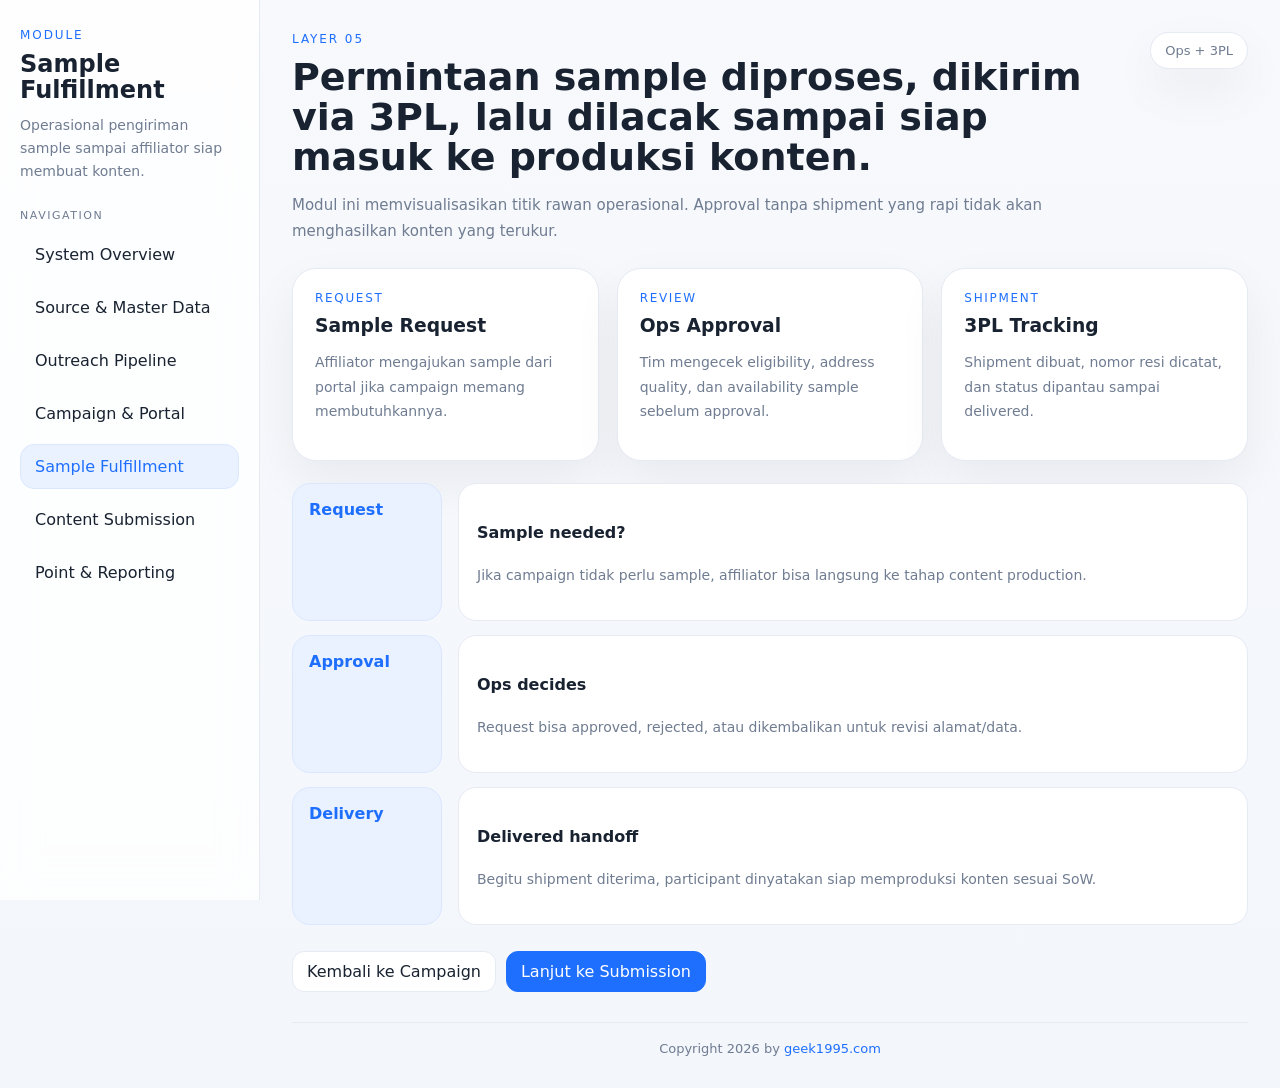
<file: Prototype/pages/fulfillment.html>
<!DOCTYPE html>
<html lang="id">
<head>
  <meta charset="UTF-8" />
  <meta name="viewport" content="width=device-width, initial-scale=1.0" />
  <title>Sample Fulfillment</title>
  <link rel="stylesheet" href="../assets/css/styles.css" />
</head>
<body>
  <div class="app">
    <aside class="sidebar">
      <div class="brand"><div class="brand-kicker">Module</div><h1>Sample<br>Fulfillment</h1><p>Operasional pengiriman sample sampai affiliator siap membuat konten.</p></div>
      <div class="nav-block"><div class="nav-title">Navigation</div><a class="nav-link" data-nav href="../index.html">System Overview</a><a class="nav-link" data-nav href="source-master.html">Source & Master Data</a><a class="nav-link" data-nav href="outreach.html">Outreach Pipeline</a><a class="nav-link" data-nav href="campaign-portal.html">Campaign & Portal</a><a class="nav-link" data-nav href="fulfillment.html">Sample Fulfillment</a><a class="nav-link" data-nav href="submission.html">Content Submission</a><a class="nav-link" data-nav href="reporting.html">Point & Reporting</a></div>
    </aside>
    <main class="main">
      <div class="page-header"><div><div class="eyebrow">Layer 05</div><h2>Permintaan sample diproses, dikirim via 3PL, lalu dilacak sampai siap masuk ke produksi konten.</h2><p>Modul ini memvisualisasikan titik rawan operasional. Approval tanpa shipment yang rapi tidak akan menghasilkan konten yang terukur.</p></div><div class="badge">Ops + 3PL</div></div>
      <div class="grid-3">
        <div class="card"><div class="kicker">Request</div><h3>Sample Request</h3><p>Affiliator mengajukan sample dari portal jika campaign memang membutuhkannya.</p></div>
        <div class="card"><div class="kicker">Review</div><h3>Ops Approval</h3><p>Tim mengecek eligibility, address quality, dan availability sample sebelum approval.</p></div>
        <div class="card"><div class="kicker">Shipment</div><h3>3PL Tracking</h3><p>Shipment dibuat, nomor resi dicatat, dan status dipantau sampai delivered.</p></div>
      </div>
      <div class="timeline" style="margin-top:22px;">
        <div class="timeline-item"><div class="timeline-step">Request</div><div class="timeline-content"><h4>Sample needed?</h4><p>Jika campaign tidak perlu sample, affiliator bisa langsung ke tahap content production.</p></div></div>
        <div class="timeline-item"><div class="timeline-step">Approval</div><div class="timeline-content"><h4>Ops decides</h4><p>Request bisa approved, rejected, atau dikembalikan untuk revisi alamat/data.</p></div></div>
        <div class="timeline-item"><div class="timeline-step">Delivery</div><div class="timeline-content"><h4>Delivered handoff</h4><p>Begitu shipment diterima, participant dinyatakan siap memproduksi konten sesuai SoW.</p></div></div>
      </div>
      <div class="footer-links"><a class="button-link" href="campaign-portal.html">Kembali ke Campaign</a><a class="button-link primary" href="submission.html">Lanjut ke Submission</a></div>
          <footer class="site-footer">
        Copyright 2026 by <a href="https://geek1995.com" target="_blank" rel="noopener noreferrer">geek1995.com</a>
      </footer>
    </main>
  </div>
  <script src="../assets/js/app.js"></script>
</body>
</html>
</file>
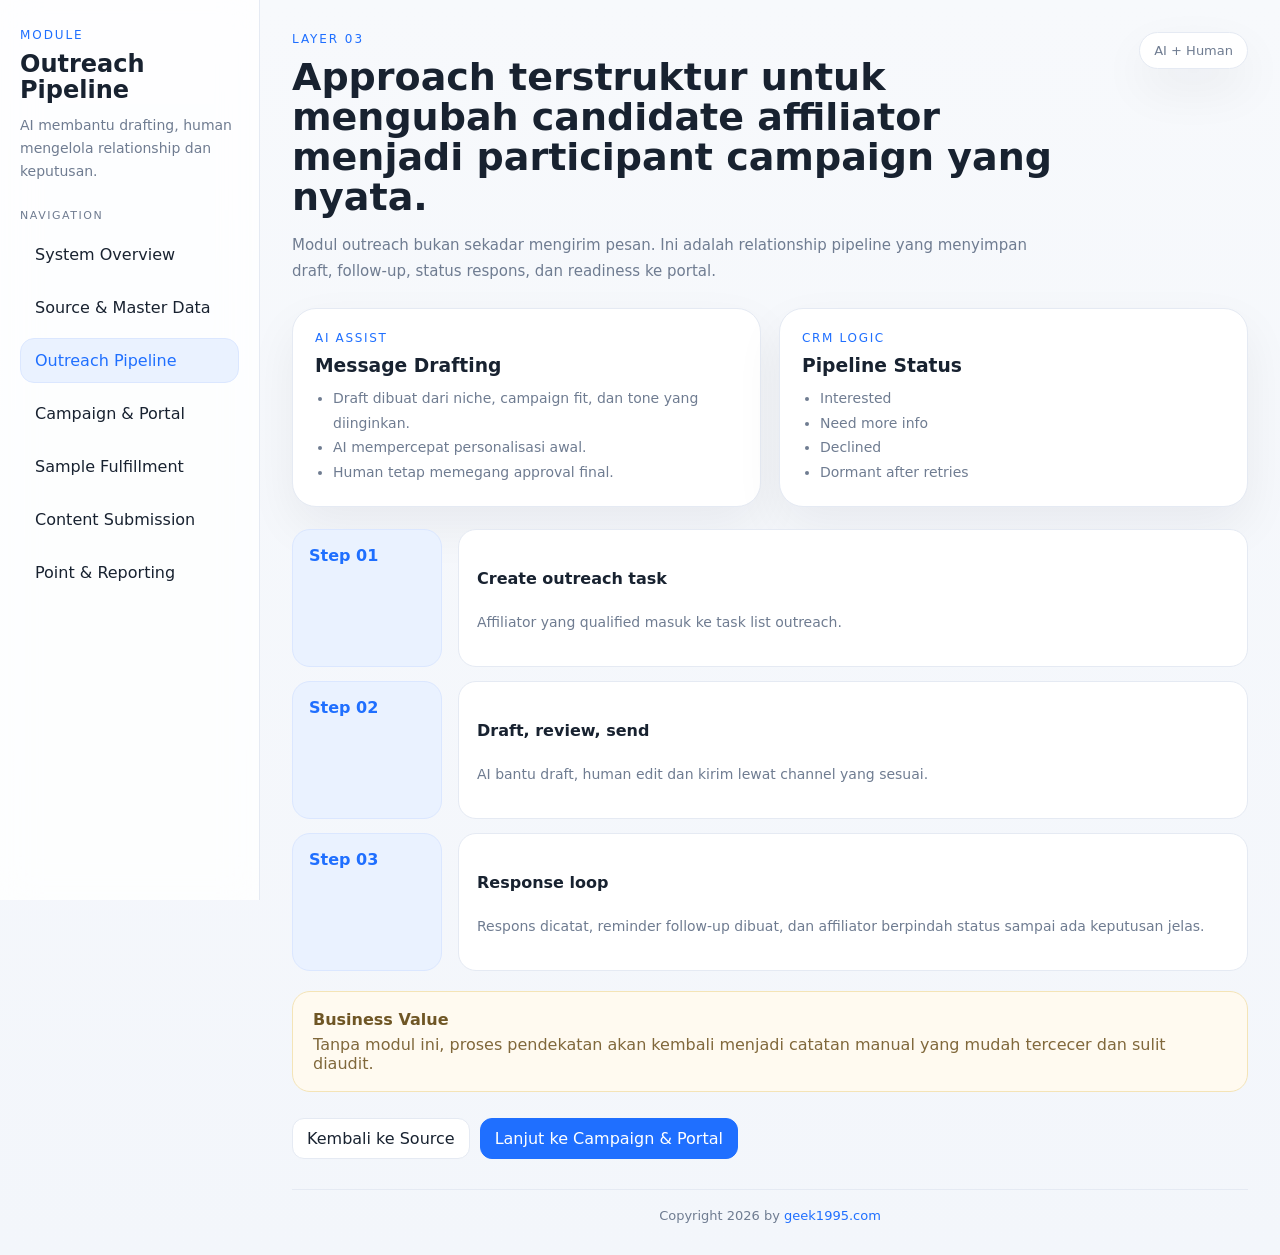
<file: Prototype/pages/outreach.html>
<!DOCTYPE html>
<html lang="id">
<head>
  <meta charset="UTF-8" />
  <meta name="viewport" content="width=device-width, initial-scale=1.0" />
  <title>Outreach Pipeline</title>
  <link rel="stylesheet" href="../assets/css/styles.css" />
</head>
<body>
  <div class="app">
    <aside class="sidebar">
      <div class="brand"><div class="brand-kicker">Module</div><h1>Outreach<br>Pipeline</h1><p>AI membantu drafting, human mengelola relationship dan keputusan.</p></div>
      <div class="nav-block"><div class="nav-title">Navigation</div><a class="nav-link" data-nav href="../index.html">System Overview</a><a class="nav-link" data-nav href="source-master.html">Source & Master Data</a><a class="nav-link" data-nav href="outreach.html">Outreach Pipeline</a><a class="nav-link" data-nav href="campaign-portal.html">Campaign & Portal</a><a class="nav-link" data-nav href="fulfillment.html">Sample Fulfillment</a><a class="nav-link" data-nav href="submission.html">Content Submission</a><a class="nav-link" data-nav href="reporting.html">Point & Reporting</a></div>
    </aside>
    <main class="main">
      <div class="page-header"><div><div class="eyebrow">Layer 03</div><h2>Approach terstruktur untuk mengubah candidate affiliator menjadi participant campaign yang nyata.</h2><p>Modul outreach bukan sekadar mengirim pesan. Ini adalah relationship pipeline yang menyimpan draft, follow-up, status respons, dan readiness ke portal.</p></div><div class="badge">AI + Human</div></div>
      <div class="grid-2">
        <div class="card"><div class="kicker">AI Assist</div><h3>Message Drafting</h3><ul><li>Draft dibuat dari niche, campaign fit, dan tone yang diinginkan.</li><li>AI mempercepat personalisasi awal.</li><li>Human tetap memegang approval final.</li></ul></div>
        <div class="card"><div class="kicker">CRM Logic</div><h3>Pipeline Status</h3><ul><li>Interested</li><li>Need more info</li><li>Declined</li><li>Dormant after retries</li></ul></div>
      </div>
      <div class="timeline" style="margin-top:22px;">
        <div class="timeline-item"><div class="timeline-step">Step 01</div><div class="timeline-content"><h4>Create outreach task</h4><p>Affiliator yang qualified masuk ke task list outreach.</p></div></div>
        <div class="timeline-item"><div class="timeline-step">Step 02</div><div class="timeline-content"><h4>Draft, review, send</h4><p>AI bantu draft, human edit dan kirim lewat channel yang sesuai.</p></div></div>
        <div class="timeline-item"><div class="timeline-step">Step 03</div><div class="timeline-content"><h4>Response loop</h4><p>Respons dicatat, reminder follow-up dibuat, dan affiliator berpindah status sampai ada keputusan jelas.</p></div></div>
      </div>
      <div class="callout"><strong>Business Value</strong><p>Tanpa modul ini, proses pendekatan akan kembali menjadi catatan manual yang mudah tercecer dan sulit diaudit.</p></div>
      <div class="footer-links"><a class="button-link" href="source-master.html">Kembali ke Source</a><a class="button-link primary" href="campaign-portal.html">Lanjut ke Campaign & Portal</a></div>
          <footer class="site-footer">
        Copyright 2026 by <a href="https://geek1995.com" target="_blank" rel="noopener noreferrer">geek1995.com</a>
      </footer>
    </main>
  </div>
  <script src="../assets/js/app.js"></script>
</body>
</html>
</file>
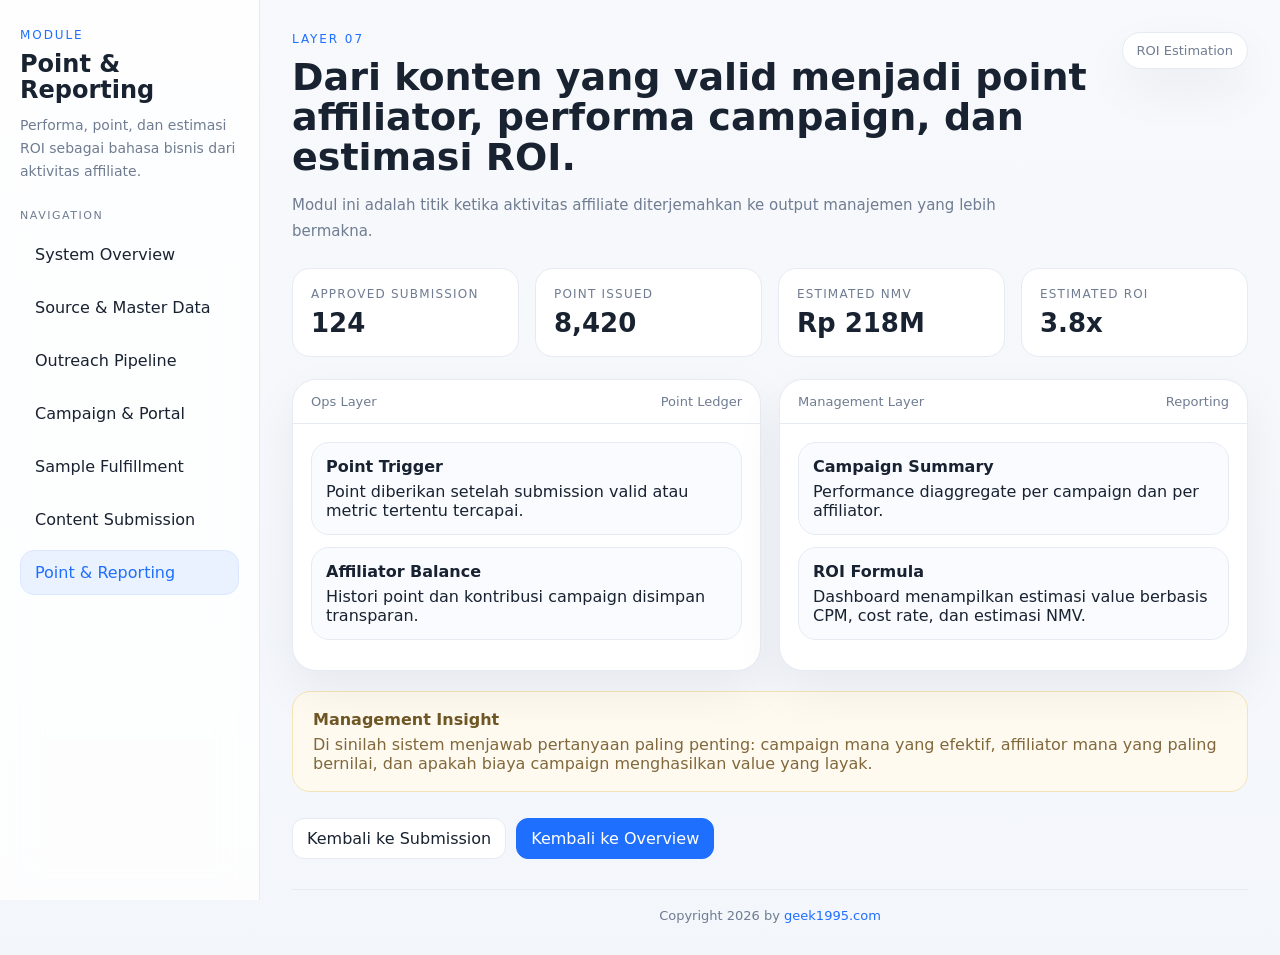
<file: Prototype/pages/reporting.html>
<!DOCTYPE html>
<html lang="id">
<head>
  <meta charset="UTF-8" />
  <meta name="viewport" content="width=device-width, initial-scale=1.0" />
  <title>Point & Reporting</title>
  <link rel="stylesheet" href="../assets/css/styles.css" />
</head>
<body>
  <div class="app">
    <aside class="sidebar">
      <div class="brand"><div class="brand-kicker">Module</div><h1>Point &<br>Reporting</h1><p>Performa, point, dan estimasi ROI sebagai bahasa bisnis dari aktivitas affiliate.</p></div>
      <div class="nav-block"><div class="nav-title">Navigation</div><a class="nav-link" data-nav href="../index.html">System Overview</a><a class="nav-link" data-nav href="source-master.html">Source & Master Data</a><a class="nav-link" data-nav href="outreach.html">Outreach Pipeline</a><a class="nav-link" data-nav href="campaign-portal.html">Campaign & Portal</a><a class="nav-link" data-nav href="fulfillment.html">Sample Fulfillment</a><a class="nav-link" data-nav href="submission.html">Content Submission</a><a class="nav-link" data-nav href="reporting.html">Point & Reporting</a></div>
    </aside>
    <main class="main">
      <div class="page-header"><div><div class="eyebrow">Layer 07</div><h2>Dari konten yang valid menjadi point affiliator, performa campaign, dan estimasi ROI.</h2><p>Modul ini adalah titik ketika aktivitas affiliate diterjemahkan ke output manajemen yang lebih bermakna.</p></div><div class="badge">ROI Estimation</div></div>
      <div class="stat-grid">
        <div class="stat"><div class="stat-label">Approved Submission</div><div class="stat-value">124</div></div>
        <div class="stat"><div class="stat-label">Point Issued</div><div class="stat-value">8,420</div></div>
        <div class="stat"><div class="stat-label">Estimated NMV</div><div class="stat-value">Rp 218M</div></div>
        <div class="stat"><div class="stat-label">Estimated ROI</div><div class="stat-value">3.8x</div></div>
      </div>
      <div class="grid-2" style="margin-top:22px;">
        <div class="screen"><div class="screen-top"><span>Ops Layer</span><span>Point Ledger</span></div><div class="screen-body"><div class="panel"><strong>Point Trigger</strong><span>Point diberikan setelah submission valid atau metric tertentu tercapai.</span></div><div class="panel"><strong>Affiliator Balance</strong><span>Histori point dan kontribusi campaign disimpan transparan.</span></div></div></div>
        <div class="screen"><div class="screen-top"><span>Management Layer</span><span>Reporting</span></div><div class="screen-body"><div class="panel"><strong>Campaign Summary</strong><span>Performance diaggregate per campaign dan per affiliator.</span></div><div class="panel"><strong>ROI Formula</strong><span>Dashboard menampilkan estimasi value berbasis CPM, cost rate, dan estimasi NMV.</span></div></div></div>
      </div>
      <div class="callout"><strong>Management Insight</strong><p>Di sinilah sistem menjawab pertanyaan paling penting: campaign mana yang efektif, affiliator mana yang paling bernilai, dan apakah biaya campaign menghasilkan value yang layak.</p></div>
      <div class="footer-links"><a class="button-link" href="submission.html">Kembali ke Submission</a><a class="button-link primary" href="../index.html">Kembali ke Overview</a></div>
          <footer class="site-footer">
        Copyright 2026 by <a href="https://geek1995.com" target="_blank" rel="noopener noreferrer">geek1995.com</a>
      </footer>
    </main>
  </div>
  <script src="../assets/js/app.js"></script>
</body>
</html>
</file>
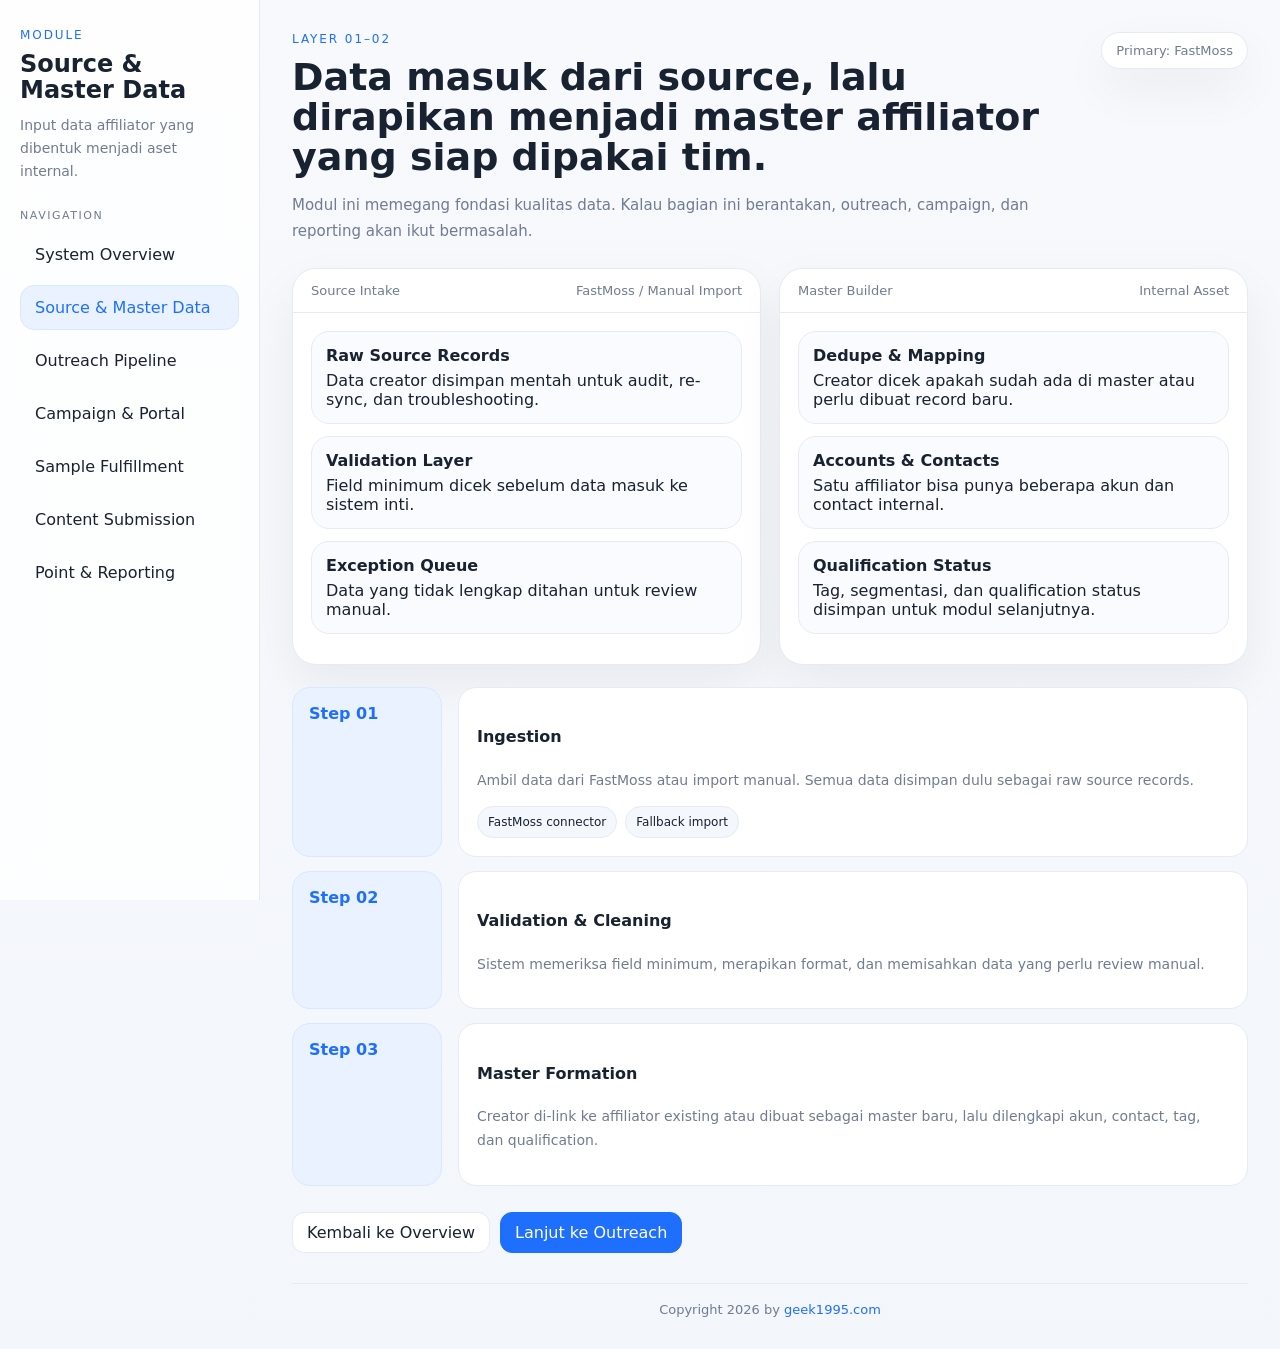
<file: Prototype/pages/source-master.html>
<!DOCTYPE html>
<html lang="id">
<head>
  <meta charset="UTF-8" />
  <meta name="viewport" content="width=device-width, initial-scale=1.0" />
  <title>Source & Master Data</title>
  <link rel="stylesheet" href="../assets/css/styles.css" />
</head>
<body>
  <div class="app">
    <aside class="sidebar">
      <div class="brand"><div class="brand-kicker">Module</div><h1>Source &<br>Master Data</h1><p>Input data affiliator yang dibentuk menjadi aset internal.</p></div>
      <div class="nav-block"><div class="nav-title">Navigation</div><a class="nav-link" data-nav href="../index.html">System Overview</a><a class="nav-link" data-nav href="source-master.html">Source & Master Data</a><a class="nav-link" data-nav href="outreach.html">Outreach Pipeline</a><a class="nav-link" data-nav href="campaign-portal.html">Campaign & Portal</a><a class="nav-link" data-nav href="fulfillment.html">Sample Fulfillment</a><a class="nav-link" data-nav href="submission.html">Content Submission</a><a class="nav-link" data-nav href="reporting.html">Point & Reporting</a></div>
    </aside>
    <main class="main">
      <div class="page-header"><div><div class="eyebrow">Layer 01–02</div><h2>Data masuk dari source, lalu dirapikan menjadi master affiliator yang siap dipakai tim.</h2><p>Modul ini memegang fondasi kualitas data. Kalau bagian ini berantakan, outreach, campaign, dan reporting akan ikut bermasalah.</p></div><div class="badge">Primary: FastMoss</div></div>
      <div class="grid-2">
        <div class="screen"><div class="screen-top"><span>Source Intake</span><span>FastMoss / Manual Import</span></div><div class="screen-body"><div class="panel"><strong>Raw Source Records</strong><span>Data creator disimpan mentah untuk audit, re-sync, dan troubleshooting.</span></div><div class="panel"><strong>Validation Layer</strong><span>Field minimum dicek sebelum data masuk ke sistem inti.</span></div><div class="panel"><strong>Exception Queue</strong><span>Data yang tidak lengkap ditahan untuk review manual.</span></div></div></div>
        <div class="screen"><div class="screen-top"><span>Master Builder</span><span>Internal Asset</span></div><div class="screen-body"><div class="panel"><strong>Dedupe & Mapping</strong><span>Creator dicek apakah sudah ada di master atau perlu dibuat record baru.</span></div><div class="panel"><strong>Accounts & Contacts</strong><span>Satu affiliator bisa punya beberapa akun dan contact internal.</span></div><div class="panel"><strong>Qualification Status</strong><span>Tag, segmentasi, dan qualification status disimpan untuk modul selanjutnya.</span></div></div></div>
      </div>
      <div class="timeline" style="margin-top:22px;">
        <div class="timeline-item"><div class="timeline-step">Step 01</div><div class="timeline-content"><h4>Ingestion</h4><p>Ambil data dari FastMoss atau import manual. Semua data disimpan dulu sebagai raw source records.</p><div class="chips"><span class="chip">FastMoss connector</span><span class="chip">Fallback import</span></div></div></div>
        <div class="timeline-item"><div class="timeline-step">Step 02</div><div class="timeline-content"><h4>Validation & Cleaning</h4><p>Sistem memeriksa field minimum, merapikan format, dan memisahkan data yang perlu review manual.</p></div></div>
        <div class="timeline-item"><div class="timeline-step">Step 03</div><div class="timeline-content"><h4>Master Formation</h4><p>Creator di-link ke affiliator existing atau dibuat sebagai master baru, lalu dilengkapi akun, contact, tag, dan qualification.</p></div></div>
      </div>
      <div class="footer-links"><a class="button-link" href="../index.html">Kembali ke Overview</a><a class="button-link primary" href="outreach.html">Lanjut ke Outreach</a></div>
          <footer class="site-footer">
        Copyright 2026 by <a href="https://geek1995.com" target="_blank" rel="noopener noreferrer">geek1995.com</a>
      </footer>
    </main>
  </div>
  <script src="../assets/js/app.js"></script>
</body>
</html>
</file>
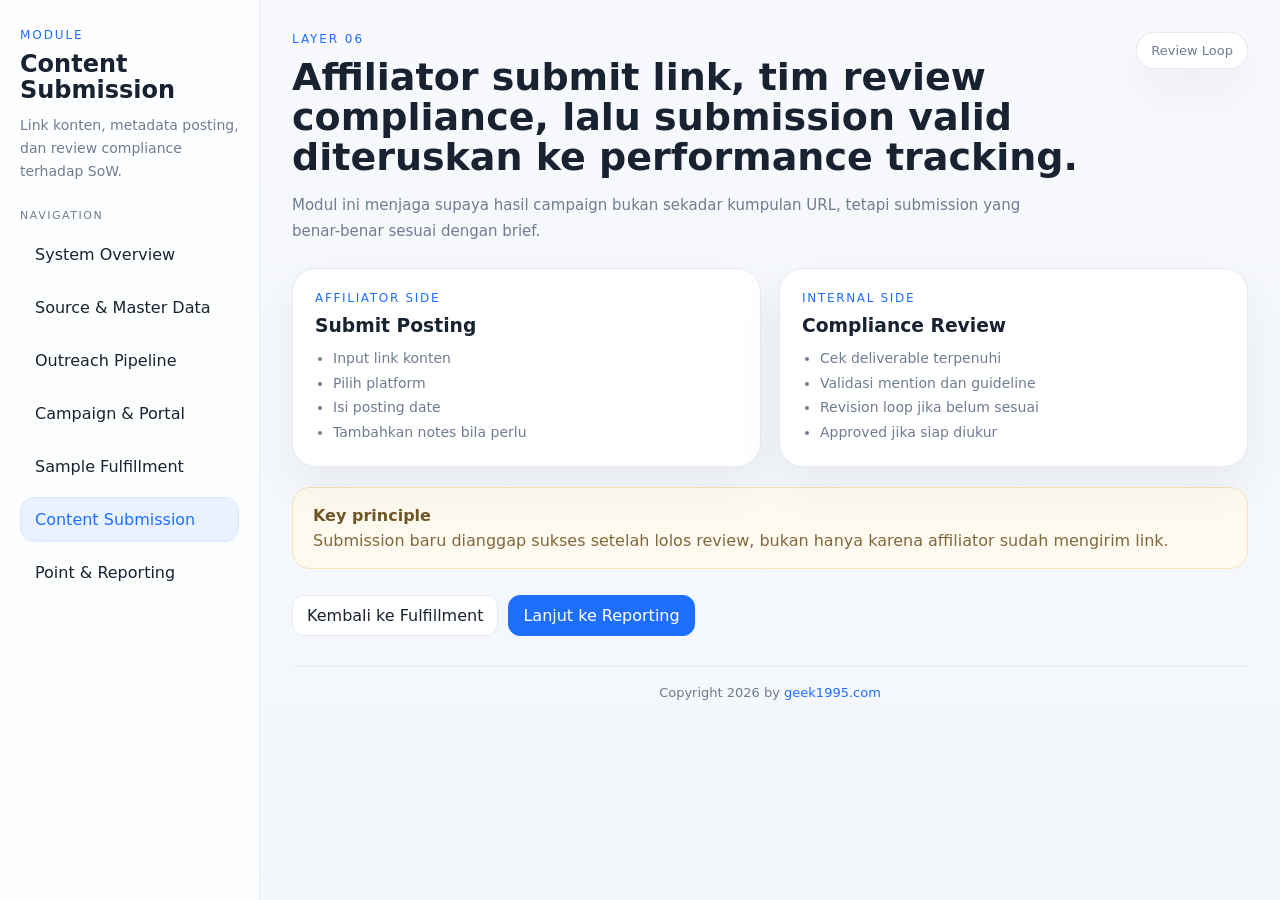
<file: Prototype/pages/submission.html>
<!DOCTYPE html>
<html lang="id">
<head>
  <meta charset="UTF-8" />
  <meta name="viewport" content="width=device-width, initial-scale=1.0" />
  <title>Content Submission</title>
  <link rel="stylesheet" href="../assets/css/styles.css" />
</head>
<body>
  <div class="app">
    <aside class="sidebar">
      <div class="brand"><div class="brand-kicker">Module</div><h1>Content<br>Submission</h1><p>Link konten, metadata posting, dan review compliance terhadap SoW.</p></div>
      <div class="nav-block"><div class="nav-title">Navigation</div><a class="nav-link" data-nav href="../index.html">System Overview</a><a class="nav-link" data-nav href="source-master.html">Source & Master Data</a><a class="nav-link" data-nav href="outreach.html">Outreach Pipeline</a><a class="nav-link" data-nav href="campaign-portal.html">Campaign & Portal</a><a class="nav-link" data-nav href="fulfillment.html">Sample Fulfillment</a><a class="nav-link" data-nav href="submission.html">Content Submission</a><a class="nav-link" data-nav href="reporting.html">Point & Reporting</a></div>
    </aside>
    <main class="main">
      <div class="page-header"><div><div class="eyebrow">Layer 06</div><h2>Affiliator submit link, tim review compliance, lalu submission valid diteruskan ke performance tracking.</h2><p>Modul ini menjaga supaya hasil campaign bukan sekadar kumpulan URL, tetapi submission yang benar-benar sesuai dengan brief.</p></div><div class="badge">Review Loop</div></div>
      <div class="grid-2">
        <div class="card"><div class="kicker">Affiliator Side</div><h3>Submit Posting</h3><ul><li>Input link konten</li><li>Pilih platform</li><li>Isi posting date</li><li>Tambahkan notes bila perlu</li></ul></div>
        <div class="card"><div class="kicker">Internal Side</div><h3>Compliance Review</h3><ul><li>Cek deliverable terpenuhi</li><li>Validasi mention dan guideline</li><li>Revision loop jika belum sesuai</li><li>Approved jika siap diukur</li></ul></div>
      </div>
      <div class="callout"><strong>Key principle</strong><p>Submission baru dianggap sukses setelah lolos review, bukan hanya karena affiliator sudah mengirim link.</p></div>
      <div class="footer-links"><a class="button-link" href="fulfillment.html">Kembali ke Fulfillment</a><a class="button-link primary" href="reporting.html">Lanjut ke Reporting</a></div>
          <footer class="site-footer">
        Copyright 2026 by <a href="https://geek1995.com" target="_blank" rel="noopener noreferrer">geek1995.com</a>
      </footer>
    </main>
  </div>
  <script src="../assets/js/app.js"></script>
</body>
</html>
</file>
<file: Prototype/assets/css/styles.css>
:root {
  --bg: #f5f7fb;
  --surface: #ffffff;
  --surface-soft: #f9fbff;
  --line: #e5eaf3;
  --text: #182230;
  --muted: #6f7c91;
  --accent: #1f6fff;
  --accent-soft: #eaf2ff;
  --success: #19b36b;
  --warning: #f0a43b;
  --danger: #de5f5f;
  --radius-xl: 24px;
  --radius-lg: 18px;
  --radius-md: 14px;
  --shadow: 0 20px 50px rgba(14, 24, 38, 0.06);
}

* { box-sizing: border-box; }
html { scroll-behavior: smooth; }
body {
  margin: 0;
  font-family: Inter, ui-sans-serif, system-ui, -apple-system, BlinkMacSystemFont, "Segoe UI", sans-serif;
  background: linear-gradient(180deg, #f7f9fc 0%, #f3f6fb 100%);
  color: var(--text);
}

a { color: inherit; text-decoration: none; }

.app {
  display: grid;
  grid-template-columns: 260px 1fr;
  min-height: 100vh;
}

.sidebar {
  background: rgba(255,255,255,0.8);
  border-right: 1px solid var(--line);
  padding: 28px 20px;
  position: sticky;
  top: 0;
  height: 100vh;
  backdrop-filter: blur(18px);
}

.brand-kicker {
  color: var(--accent);
  font-size: 12px;
  text-transform: uppercase;
  letter-spacing: 0.16em;
  margin-bottom: 10px;
}

.brand h1 {
  margin: 0;
  font-size: 24px;
  line-height: 1.08;
}

.brand p {
  margin: 10px 0 0;
  color: var(--muted);
  font-size: 14px;
  line-height: 1.65;
}

.nav-block { margin-top: 26px; }
.nav-title {
  color: var(--muted);
  font-size: 11px;
  text-transform: uppercase;
  letter-spacing: 0.14em;
  margin-bottom: 10px;
}

.nav-link {
  display: block;
  padding: 12px 14px;
  border-radius: 14px;
  color: var(--text);
  margin-bottom: 8px;
  border: 1px solid transparent;
}

.nav-link:hover,
.nav-link.active {
  background: var(--accent-soft);
  color: var(--accent);
  border-color: #dbe7ff;
}

.main {
  padding: 32px;
}

.page-header {
  display: flex;
  justify-content: space-between;
  align-items: flex-start;
  gap: 20px;
  margin-bottom: 24px;
}

.eyebrow {
  color: var(--accent);
  font-size: 12px;
  text-transform: uppercase;
  letter-spacing: 0.16em;
  margin-bottom: 12px;
}

.page-header h2 {
  margin: 0;
  font-size: 38px;
  line-height: 1.05;
}

.page-header p {
  margin: 14px 0 0;
  color: var(--muted);
  max-width: 760px;
  line-height: 1.75;
  font-size: 15px;
}

.badge {
  display: inline-flex;
  align-items: center;
  gap: 8px;
  padding: 10px 14px;
  border-radius: 999px;
  background: var(--surface);
  border: 1px solid var(--line);
  color: var(--muted);
  font-size: 13px;
  box-shadow: var(--shadow);
  white-space: nowrap;
}

.grid-3,
.grid-2 {
  display: grid;
  gap: 18px;
}
.grid-3 { grid-template-columns: repeat(3, 1fr); }
.grid-2 { grid-template-columns: repeat(2, 1fr); }

.card {
  background: var(--surface);
  border: 1px solid var(--line);
  border-radius: var(--radius-xl);
  box-shadow: var(--shadow);
  padding: 22px;
}

.card h3,
.card h4,
.card h5 {
  margin: 0 0 10px;
}

.card p,
.card li,
.kv-item span,
.timeline-content p {
  color: var(--muted);
  line-height: 1.75;
  font-size: 14px;
}

.card ul {
  margin: 0;
  padding-left: 18px;
}

.kicker {
  color: var(--accent);
  font-size: 12px;
  text-transform: uppercase;
  letter-spacing: 0.14em;
  margin-bottom: 10px;
}

.stat-grid {
  display: grid;
  grid-template-columns: repeat(4, 1fr);
  gap: 16px;
  margin-top: 20px;
}

.stat {
  background: var(--surface);
  border: 1px solid var(--line);
  border-radius: var(--radius-lg);
  padding: 18px;
  min-width: 0;
}

.stat-label {
  font-size: 12px;
  color: var(--muted);
  text-transform: uppercase;
  letter-spacing: 0.1em;
  margin-bottom: 8px;
}

.stat-value {
  font-size: 26px;
  font-weight: 800;
  line-height: 1.1;
  word-break: break-word;
}

.timeline {
  display: grid;
  gap: 14px;
}

.timeline-item {
  display: grid;
  grid-template-columns: 150px 1fr;
  gap: 16px;
}

.timeline-step {
  background: var(--accent-soft);
  color: var(--accent);
  border: 1px solid #dbe7ff;
  border-radius: 18px;
  padding: 16px;
  font-weight: 700;
}

.timeline-content {
  background: var(--surface);
  border: 1px solid var(--line);
  border-radius: 18px;
  padding: 18px;
}

.chips {
  display: flex;
  flex-wrap: wrap;
  gap: 8px;
  margin-top: 12px;
}

.chip {
  padding: 8px 10px;
  border-radius: 999px;
  background: #f4f7fc;
  border: 1px solid var(--line);
  color: var(--text);
  font-size: 12px;
}

.screen {
  background: var(--surface);
  border: 1px solid var(--line);
  border-radius: 24px;
  box-shadow: var(--shadow);
  overflow: hidden;
}

.screen-top {
  display: flex;
  justify-content: space-between;
  gap: 12px;
  padding: 14px 18px;
  border-bottom: 1px solid var(--line);
  color: var(--muted);
  font-size: 13px;
}

.screen-body {
  padding: 18px;
}

.panel {
  background: var(--surface-soft);
  border: 1px solid var(--line);
  border-radius: 18px;
  padding: 14px;
  margin-bottom: 12px;
}

.panel strong {
  display: block;
  margin-bottom: 6px;
}

.callout {
  padding: 18px 20px;
  background: #fffaf0;
  border: 1px solid #f4e4b7;
  border-radius: 18px;
  color: #6f5625;
  margin-top: 20px;
}

.callout p { margin: 6px 0 0; color: #80683b; }

.footer-links {
  margin-top: 26px;
  display: flex;
  gap: 10px;
  flex-wrap: wrap;
}

.button-link {
  display: inline-flex;
  padding: 10px 14px;
  border-radius: 12px;
  background: var(--surface);
  border: 1px solid var(--line);
  color: var(--text);
}

.button-link.primary {
  background: var(--accent);
  color: white;
  border-color: var(--accent);
}

.site-footer {
  margin-top: 30px;
  padding-top: 18px;
  border-top: 1px solid var(--line);
  color: var(--muted);
  font-size: 13px;
  text-align: center;
}

.site-footer a {
  color: var(--accent);
}

@media (max-width: 1200px) {
  .grid-3 { grid-template-columns: repeat(2, 1fr); }
  .stat-grid { grid-template-columns: repeat(2, 1fr); }
}

@media (max-width: 1100px) {
  .grid-2 { grid-template-columns: 1fr; }
}

@media (max-width: 900px) {
  .app { grid-template-columns: 1fr; }
  .sidebar {
    position: relative;
    height: auto;
    border-right: 0;
    border-bottom: 1px solid var(--line);
    padding: 22px 18px;
  }
  .main { padding: 20px; }
  .page-header {
    flex-direction: column;
    align-items: stretch;
  }
  .page-header h2 { font-size: 30px; }
  .timeline-item { grid-template-columns: 1fr; }
  .screen-top {
    flex-direction: column;
    align-items: flex-start;
  }
}

@media (max-width: 680px) {
  .grid-3,
  .stat-grid {
    grid-template-columns: 1fr;
  }
  .main {
    padding: 16px;
  }
  .card,
  .timeline-content,
  .timeline-step,
  .panel,
  .callout,
  .stat {
    padding: 16px;
  }
  .page-header h2 {
    font-size: 26px;
  }
  .page-header p,
  .card p,
  .card li,
  .timeline-content p {
    font-size: 13px;
  }
  .badge,
  .button-link {
    width: 100%;
    justify-content: center;
  }
  .footer-links {
    flex-direction: column;
  }
}
</file>
